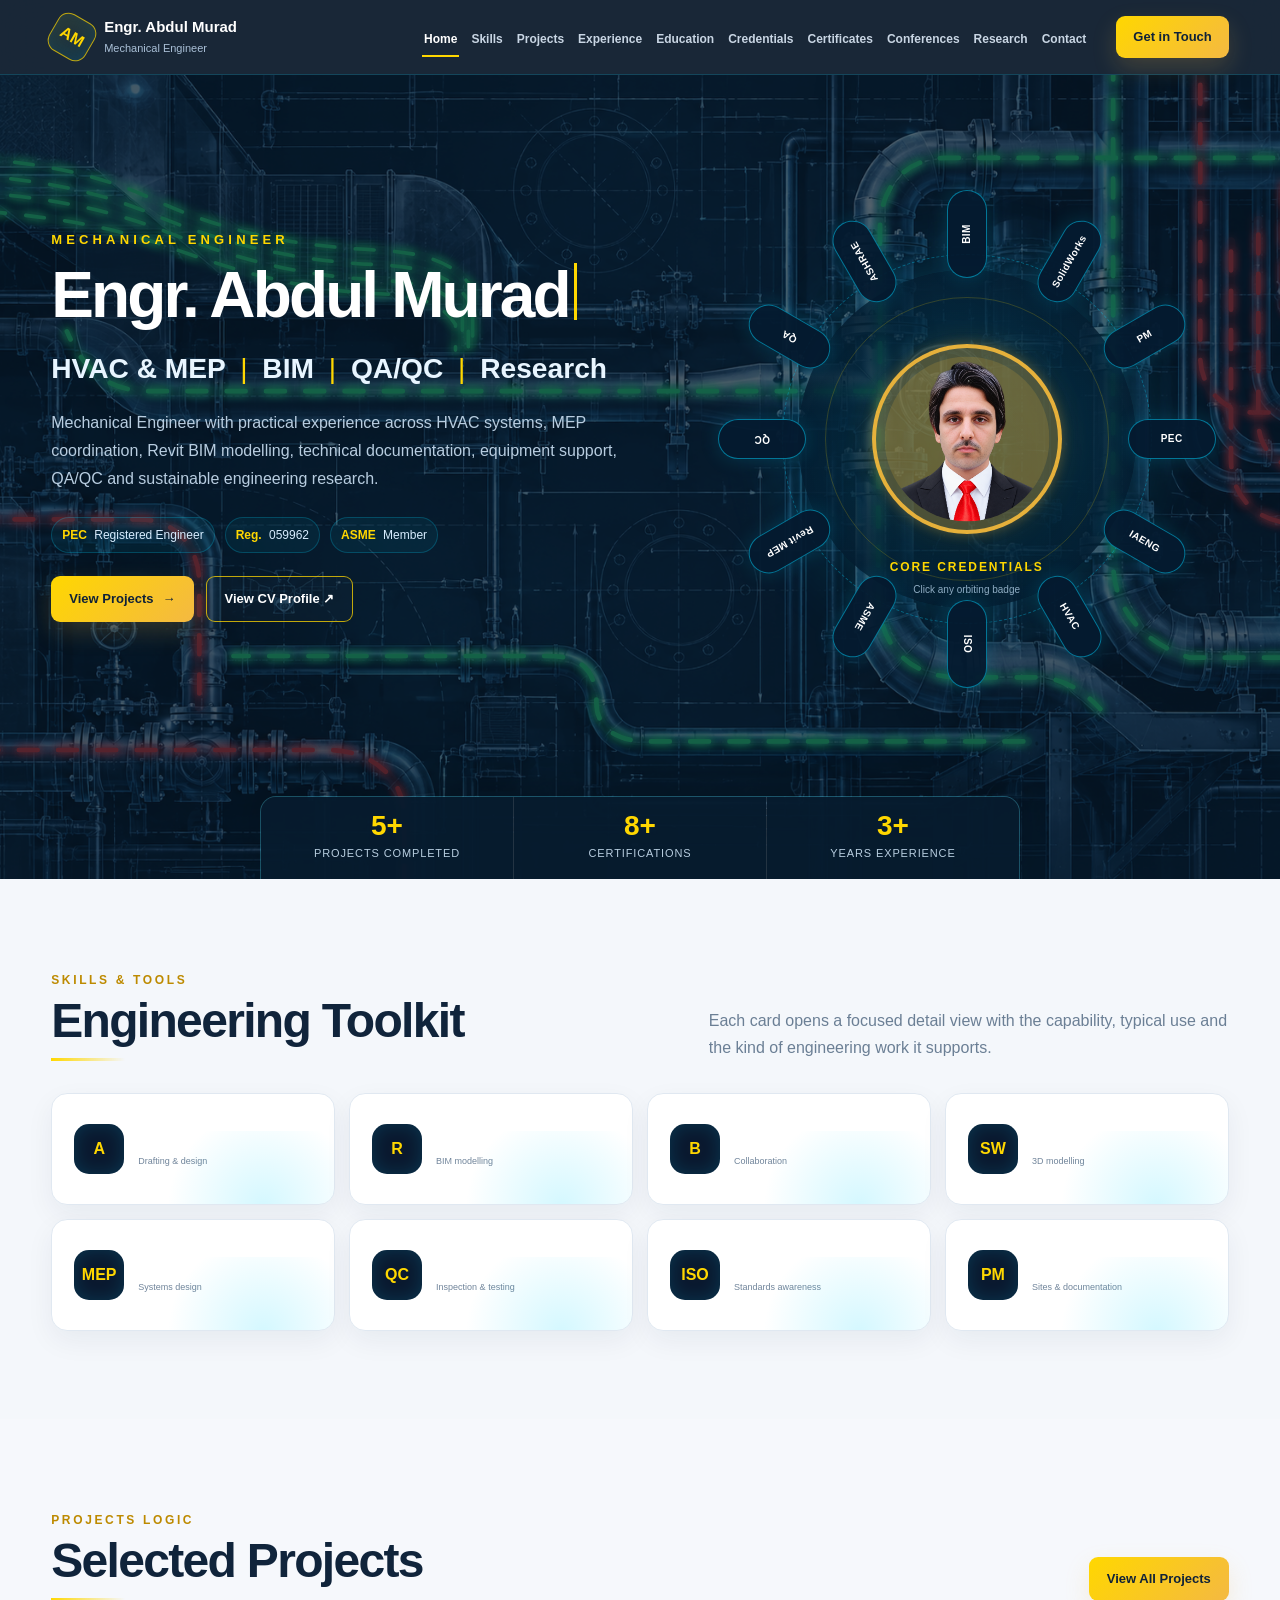
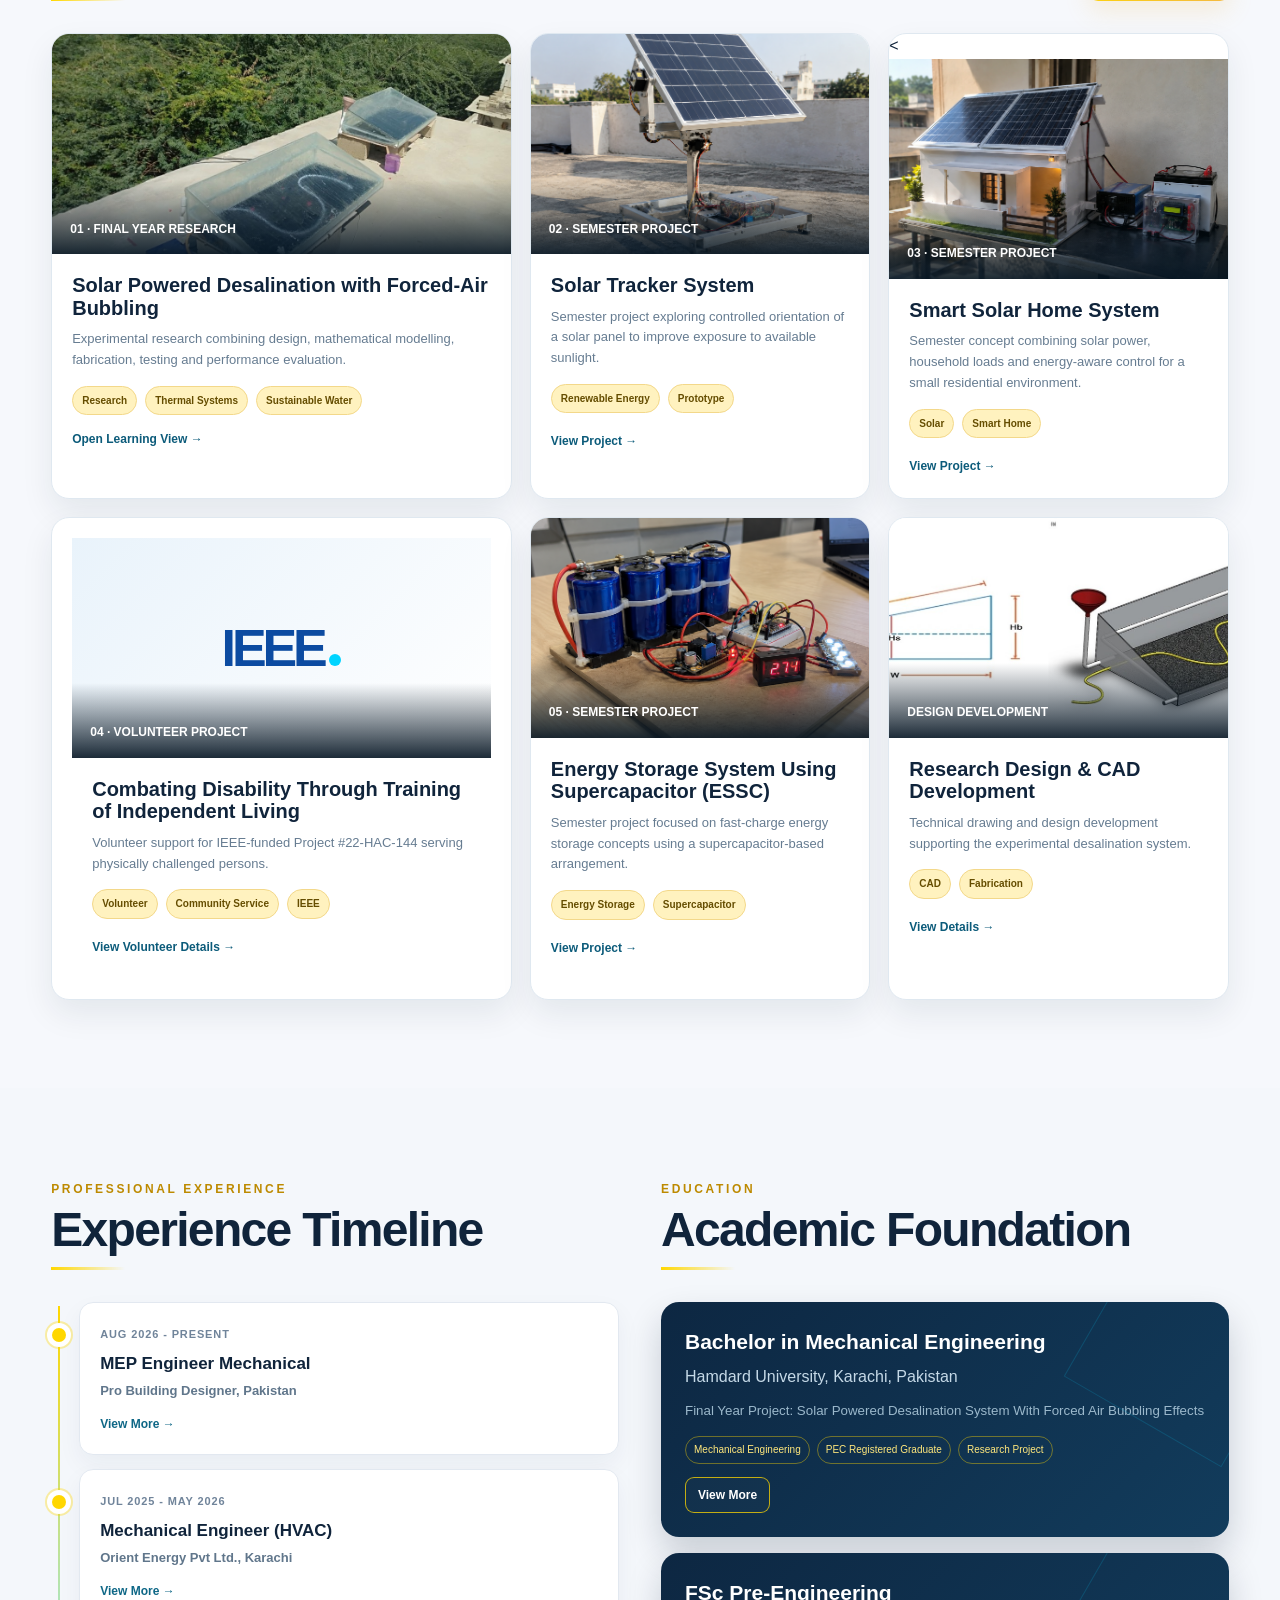
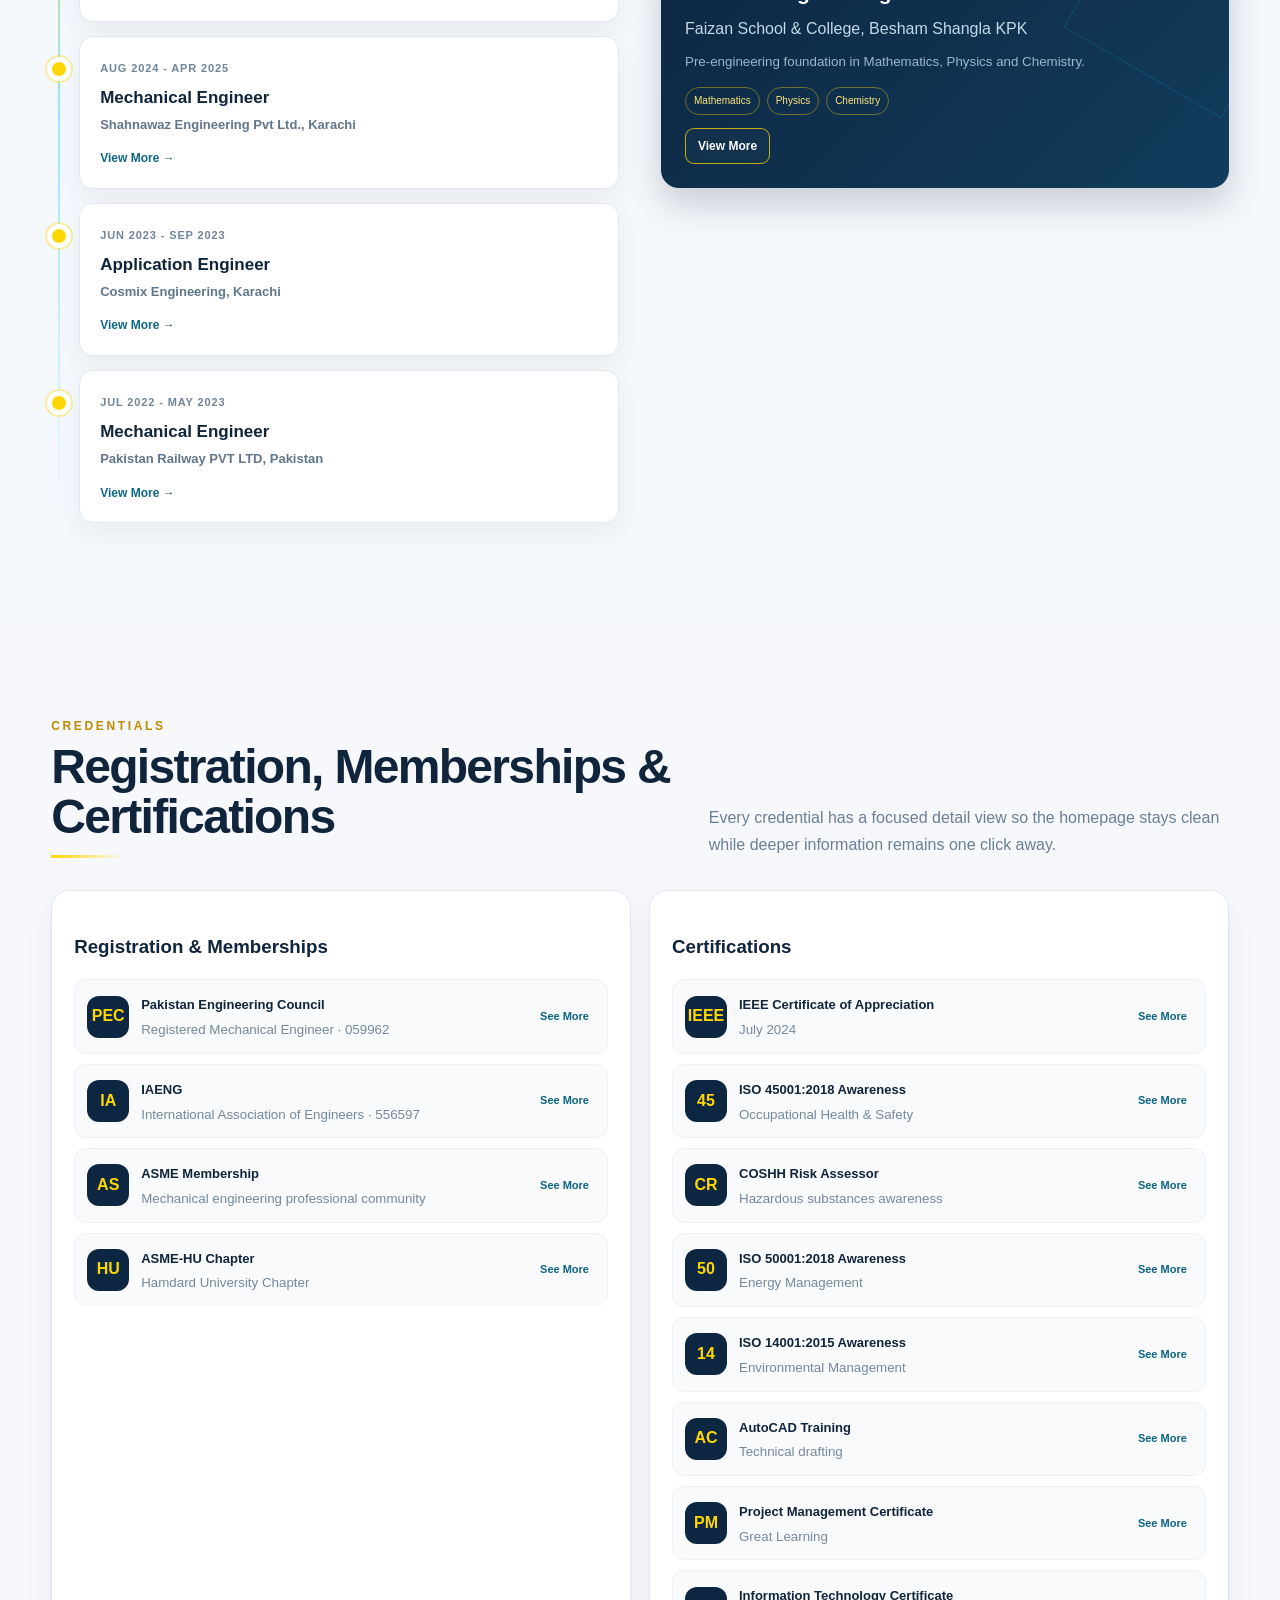
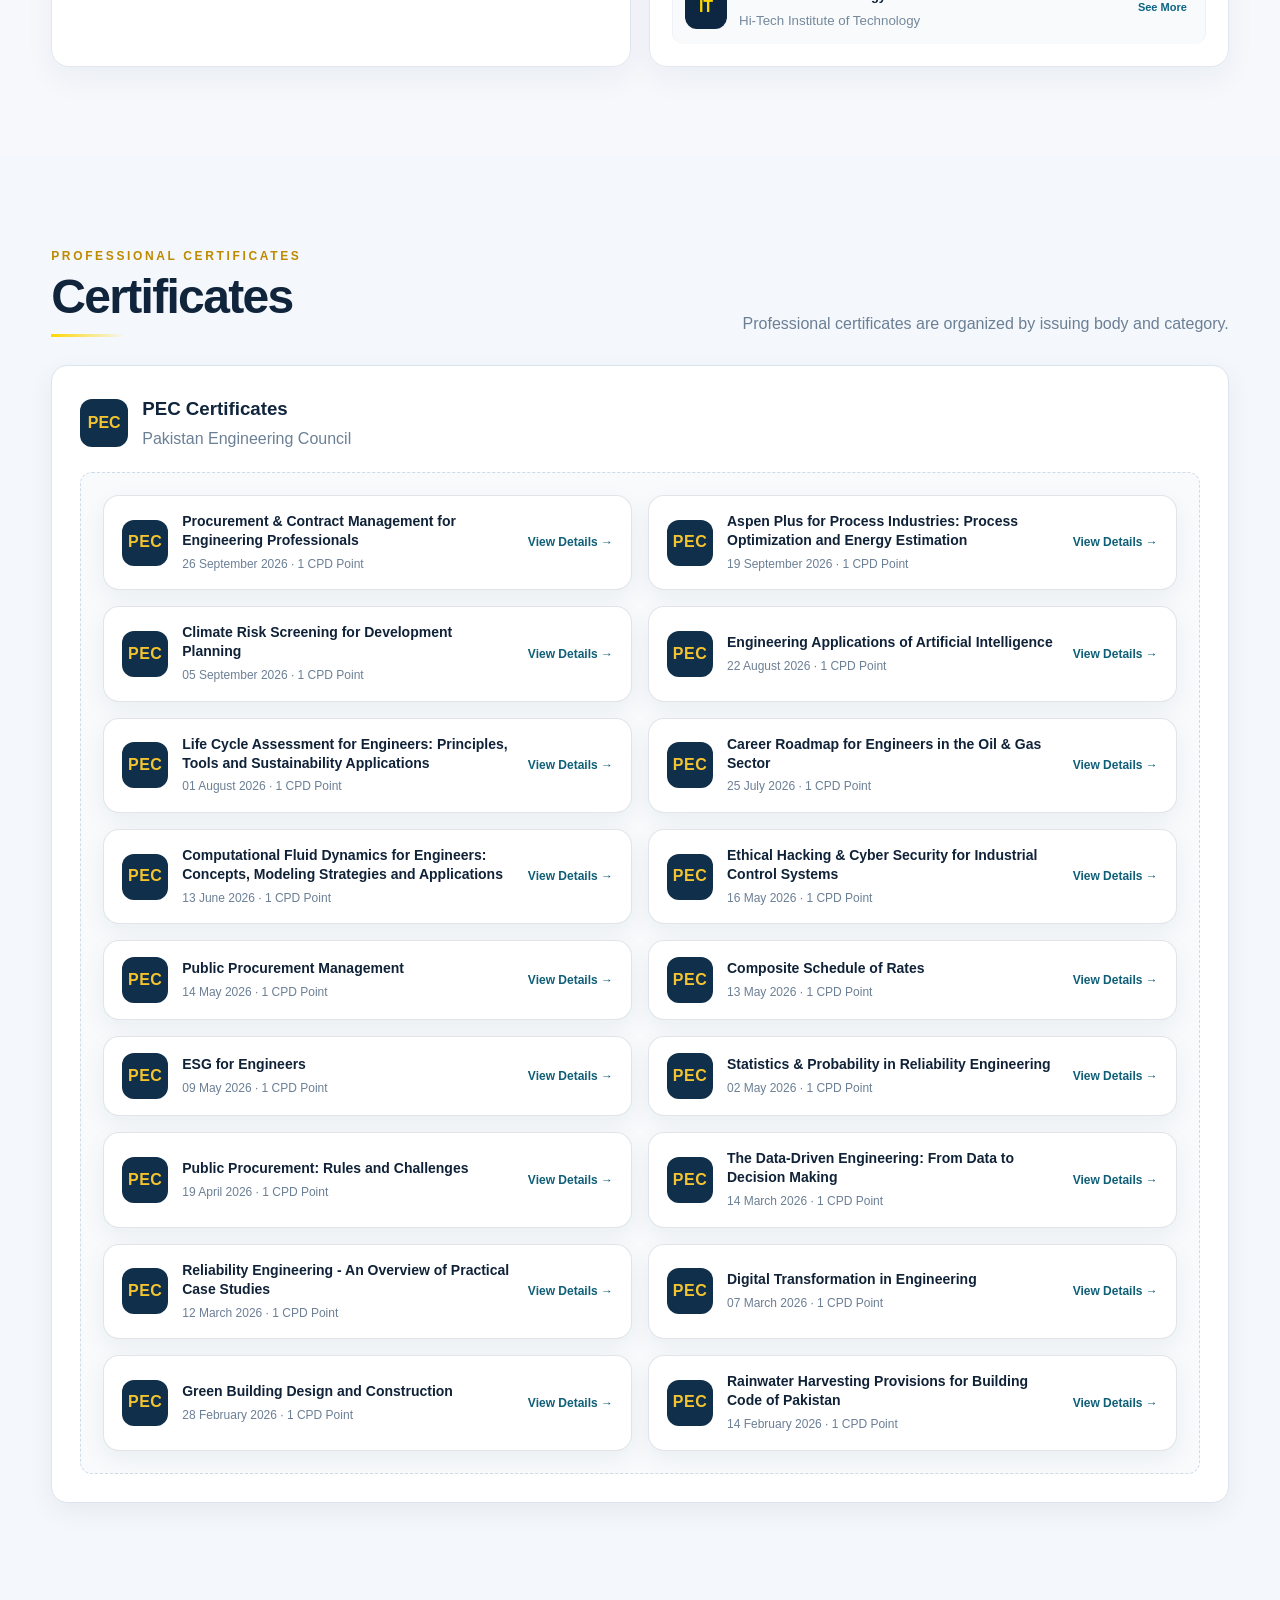
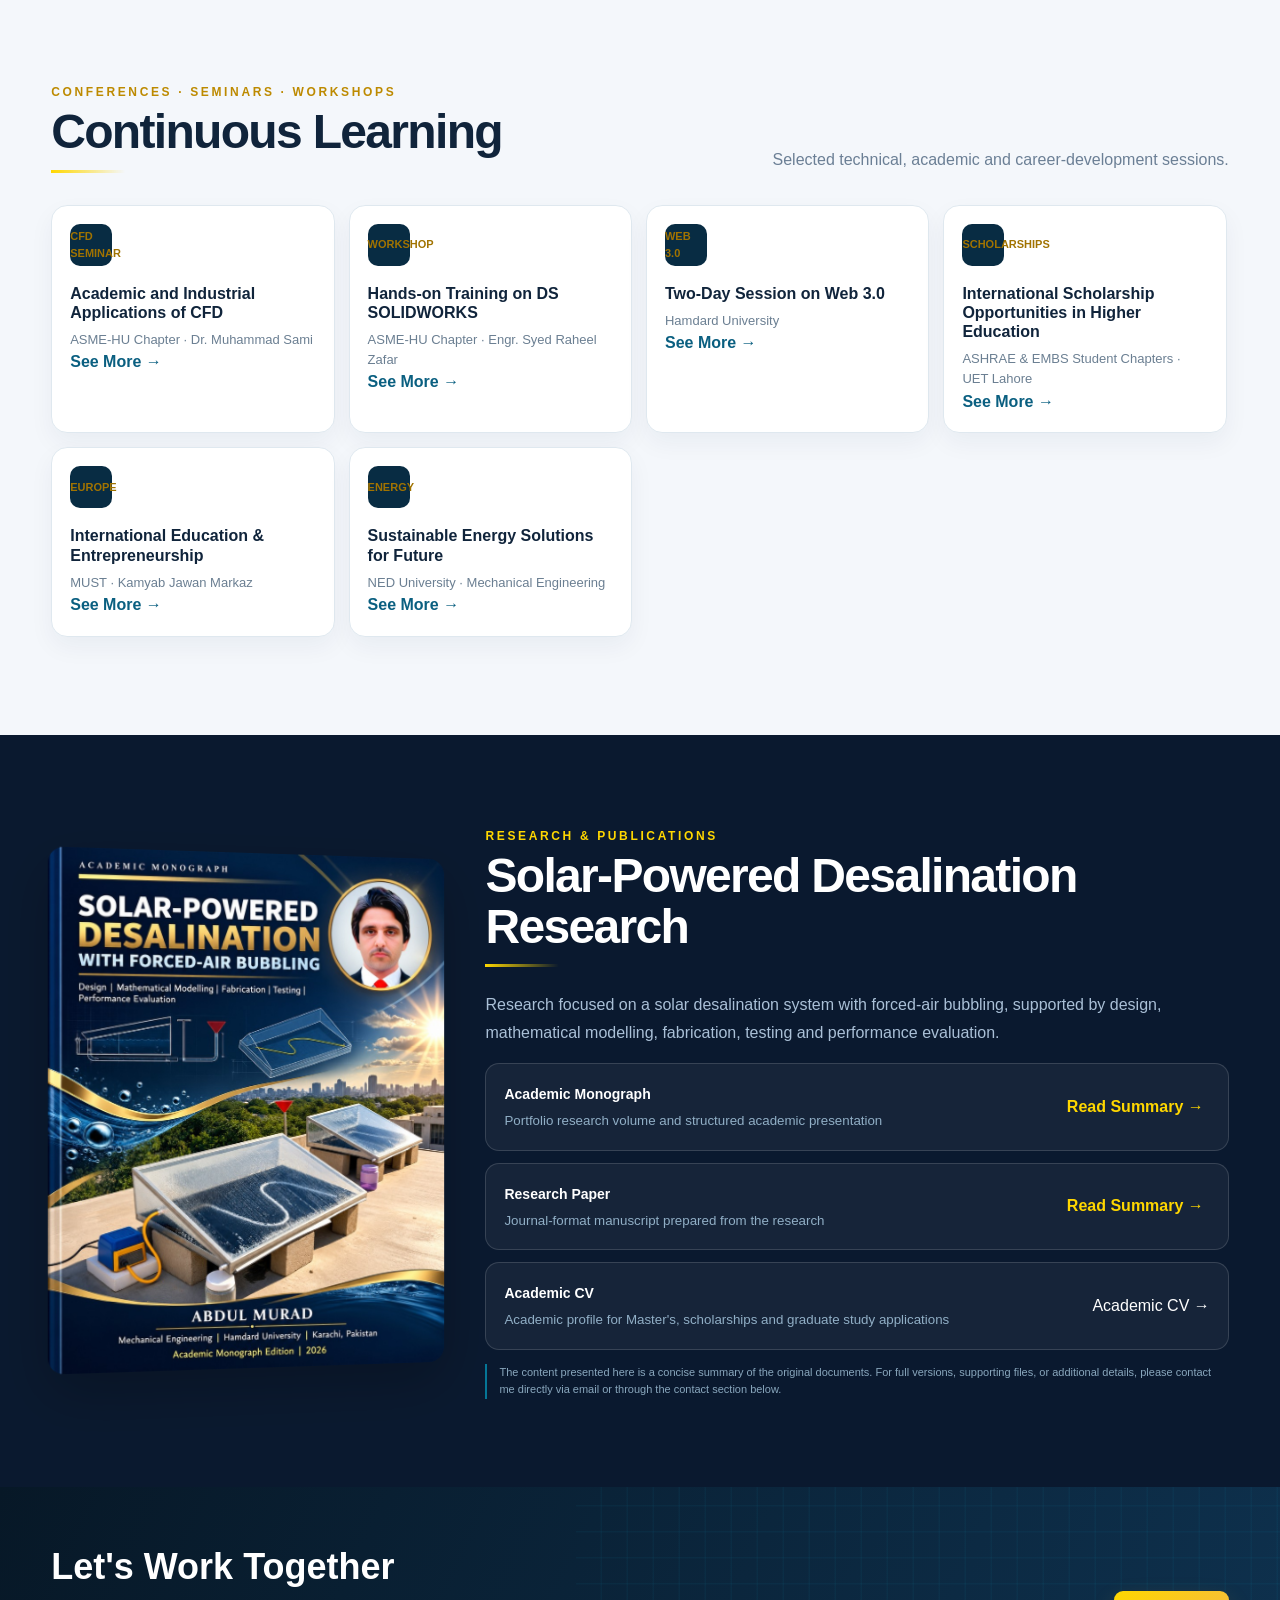
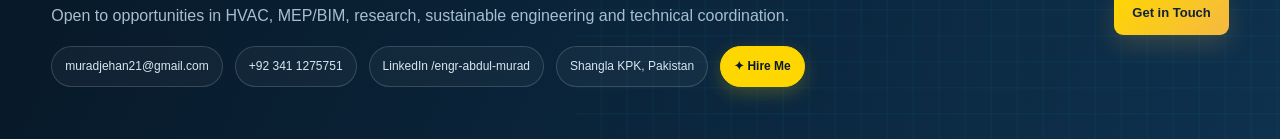
<file: index.html>
<!doctype html>
<html lang="en">
<head>
  <meta charset="utf-8">
  <meta name="viewport" content="width=device-width, initial-scale=1">
  <meta name="description" content="Engr. Abdul Murad - Mechanical Engineer portfolio focused on HVAC, MEP, BIM, QA/QC, research, standards and sustainable engineering.">
  <meta name="theme-color" content="#0a192f">
  <title>Engr. Abdul Murad | Mechanical Engineer</title>
  <link rel="icon" href="favicon.svg" type="image/svg+xml">
  <link rel="preconnect" href="https://unpkg.com">
  <link href="https://unpkg.com/aos@2.3.1/dist/aos.css" rel="stylesheet">
  <link rel="stylesheet" href="styles.css">
  <style>
    :root{
      --navy:#0a192f;
      --navy-2:#0e2743;
      --navy-3:#133653;
      --cyan:#00d4ff;
      --cyan-soft:#7cefff;
      --gold:#ffd700;
      --gold-2:#f4b942;
      --paper:#f4f7fb;
      --ink:#10243b;
      --muted:#6b7f95;
      --white:#fff;
      --line:rgba(255,255,255,.14);
      --shadow:0 20px 60px rgba(0,0,0,.22);
    }
    *{box-sizing:border-box}
    html{scroll-behavior:smooth}
    body{margin:0;font-family:Inter,Segoe UI,Arial,sans-serif;background:var(--paper);color:var(--ink);overflow-x:hidden}
    button,a{font:inherit}
    button{cursor:pointer}
    a{text-decoration:none;color:inherit}
    img{max-width:100%;display:block}
    .container{width:min(1180px,92vw);margin-inline:auto}
    .hidden{display:none!important}

    /* Header */
    .site-header{position:sticky;top:0;z-index:70;background:rgba(6,21,38,.92);backdrop-filter:blur(18px);border-bottom:1px solid rgba(0,212,255,.18)}
    .nav-wrap{height:72px;display:flex;align-items:center;gap:22px}
    .brand{display:flex;align-items:center;gap:11px;color:#fff;min-width:220px}
    .brand-mark{width:42px;height:42px;border:1px solid rgba(255,215,0,.7);border-radius:12px;display:grid;place-items:center;color:var(--gold);font-weight:900;background:linear-gradient(135deg,rgba(255,215,0,.08),rgba(0,212,255,.08));box-shadow:inset 0 0 18px rgba(0,212,255,.08)}
    .brand-text{display:grid;gap:2px}.brand-text strong{font-size:15px}.brand-text small{font-size:11px;color:#aac0d7}
    .main-nav{display:flex;align-items:center;margin-left:auto;gap:10px}
    .main-nav a{color:#c9d6e4;font-size:12px;padding:27px 2px 22px;position:relative;white-space:nowrap}
    .main-nav a::after{content:"";position:absolute;left:0;right:0;bottom:14px;height:2px;background:var(--gold);transform:scaleX(0);transform-origin:left;transition:.25s}
    .main-nav a:hover,.main-nav a.active{color:#fff}.main-nav a:hover::after,.main-nav a.active::after{transform:scaleX(1)}
    .nav-cta{margin-left:6px}
    .menu-toggle{display:none;background:none;border:0;width:40px;height:40px;gap:5px;flex-direction:column;justify-content:center}
    .menu-toggle span{height:2px;background:#fff;border-radius:2px;width:23px;margin-inline:auto}

    .btn{border:0;border-radius:9px;padding:12px 18px;font-weight:800;display:inline-flex;align-items:center;gap:9px;transition:.25s;position:relative;overflow:hidden}
    .btn::before{content:"";position:absolute;inset:0;background:linear-gradient(120deg,transparent 30%,rgba(255,255,255,.28),transparent 70%);transform:translateX(-120%);transition:.6s}
    .btn:hover::before{transform:translateX(120%)}
    .btn:hover{transform:translateY(-2px)}
    .btn-gold{background:linear-gradient(135deg,var(--gold),var(--gold-2));color:#102238;box-shadow:0 10px 24px rgba(244,185,66,.18)}
    .btn-outline{border:1px solid rgba(255,215,0,.75);background:rgba(255,255,255,.02);color:#fff}
    .btn-small{padding:8px 12px;font-size:12px}

    /* Hero */
    .hero{position:relative;min-height:720px;background:#0a192f;color:#fff;overflow:hidden;isolation:isolate}
    .hero::before{content:"";position:absolute;inset:0;background:radial-gradient(circle at 74% 42%,rgba(0,212,255,.11),transparent 32%),radial-gradient(circle at 15% 30%,rgba(255,215,0,.06),transparent 24%),linear-gradient(90deg,#071827 0%,#0a192f 52%,#0b2038 100%);z-index:-5}
    .hero-grid{min-height:720px;display:grid;grid-template-columns:1.08fr .92fr;gap:38px;align-items:center;padding:80px 0 72px;position:relative;z-index:4}
    .hero-copy{padding-right:20px}
    .eyebrow{font-size:13px;letter-spacing:.32em;color:var(--gold);font-weight:900;margin-bottom:13px}
    .hero h1{font-size:clamp(42px,5vw,72px);line-height:.98;margin:0 0 12px;letter-spacing:-.045em;min-height:72px}
    .type-cursor{display:inline-block;width:3px;height:.9em;background:var(--gold);margin-left:5px;vertical-align:-.06em;animation:blink .8s steps(1) infinite}
    @keyframes blink{50%{opacity:0}}
    .hero h2{font-size:clamp(19px,2.2vw,31px);margin:0 0 18px;color:#e8f5ff;font-weight:700}.hero h2 em{font-style:normal;color:var(--gold);padding:0 7px}
    .hero-copy>p{font-size:16px;line-height:1.75;color:#b8cde0;max-width:690px;margin:0 0 24px}
    .hero-actions{display:flex;gap:12px;flex-wrap:wrap;margin:23px 0 26px}
    .hero-badges{display:flex;gap:10px;flex-wrap:wrap}.hero-badges span{border:1px solid rgba(0,212,255,.22);background:rgba(0,212,255,.06);padding:8px 10px;border-radius:999px;color:#d7edff;font-size:12px}.hero-badges b{color:var(--gold);margin-right:4px}

    /* Blueprint background */
    .blueprint{position:absolute;inset:0 0 0 auto;width:68%;height:100%;z-index:-1;opacity:.22;filter:drop-shadow(0 0 6px rgba(0,212,255,.35));pointer-events:none}
    .blueprint .pipe{fill:none;stroke:var(--cyan);stroke-width:3.2;stroke-linecap:round;stroke-linejoin:round}
    .blueprint .thin{fill:none;stroke:var(--cyan);stroke-width:1.15}.blueprint .dim{fill:none;stroke:#6fe7ff;stroke-width:.7;stroke-dasharray:5 7}
    .blueprint .air{fill:none;stroke:#88f6ff;stroke-width:1.6;stroke-dasharray:8 12;animation:flow 7s linear infinite}
    @keyframes flow{to{stroke-dashoffset:-220}}

    /* Profile orbit */
    .hero-visual{
  position:relative;
  min-height:560px;
  display:grid;
  place-items:center;
}

.portrait-shell{
  position:relative;
  width:min(370px,78vw);
  aspect-ratio:1;
  border-radius:50%;
  display:grid;
  place-items:center;
  z-index:5;
}

.portrait-shell::before{
  content:"";
  position:absolute;
  inset:16px;
  border-radius:50%;
  background:radial-gradient(circle,rgba(0,212,255,.16),rgba(5,33,53,.88) 70%);
  box-shadow:0 0 80px rgba(0,212,255,.18);
}

.portrait-frame{
  position:relative;
  width:190px;
  height:190px;
  border-radius:50%;
  overflow:hidden;
  border:3px solid var(--gold);
  box-shadow:0 0 0 8px rgba(255,215,0,.08),0 0 34px rgba(255,215,0,.45);
  z-index:4;
  background:#fff;
}

 .portrait-frame img{
  width:100%;
  height:100%;
  object-fit:contain;
  object-position:center 58%;
  background:#fff;
  transform:scale(.80) translateY(8px);
  transform-origin:center center;
}

.orbit-ring{
  position:absolute;
  inset:0;
  border:1px dashed rgba(0,212,255,.34);
  border-radius:50%;
  animation:spin 20s linear infinite;
}

.orbit-ring::before{
  content:"";
  position:absolute;
  inset:42px;
  border:1px solid rgba(255,215,0,.18);
  border-radius:50%;
}

@keyframes spin{
  to{transform:rotate(360deg)}
}

@keyframes counterSpin{
  to{transform:rotate(-360deg)}
}

.orbit-badge{
  position:absolute;
  left:50%;
  top:50%;
  width:88px;
  margin:-20px 0 0 -44px;
  transform:rotate(var(--a)) translateX(205px);
  transform-origin:center;
  z-index:8;
}

.orbit-badge button{
  width:88px;
  min-height:40px;
  border-radius:999px;
  border:1px solid rgba(0,212,255,.5);
  background:rgba(5,27,48,.94);
  color:#fff;
  font-size:10px;
  font-weight:900;
  letter-spacing:.04em;
  box-shadow:0 0 20px rgba(0,212,255,.16);
  animation:counterSpin 20s linear infinite;
  transition:.22s;
}

.orbit-badge button:hover{
  background:var(--gold);
  color:#0a192f;
  box-shadow:0 0 26px rgba(255,215,0,.45);
  transform:scale(1.08);
}

.orbit-system:hover .orbit-ring,
.orbit-system:hover .orbit-badge button{
  animation-play-state:paused;
}

.orbit-core-label{
  position:absolute;
  bottom:23px;
  text-align:center;
  z-index:6;
  color:#d9edf9;
}

.orbit-core-label strong{
  display:block;
  color:var(--gold);
  font-size:12px;
  letter-spacing:.16em;
}

.orbit-core-label small{
  font-size:10px;
  color:#8facc3;
}
    
    .hero-stats{position:absolute;bottom:-1px;left:50%;transform:translateX(-50%);display:grid;grid-template-columns:repeat(3,1fr);gap:1px;width:min(760px,92vw);background:rgba(255,255,255,.12);border:1px solid rgba(0,212,255,.2);border-bottom:0;border-radius:16px 16px 0 0;overflow:hidden;z-index:7;box-shadow:0 -12px 40px rgba(0,0,0,.18)}
    .stat{background:rgba(5,26,45,.95);padding:15px 20px;text-align:center}.stat strong{display:block;color:var(--gold);font-size:28px;line-height:1}.stat span{font-size:11px;color:#b8cee0;letter-spacing:.08em;text-transform:uppercase}

    /* Sections */
    .section{padding:88px 0}.section-light{background:#f6f8fc}.section-dark{background:var(--navy);color:#fff}
    .section-heading{display:flex;align-items:end;justify-content:space-between;gap:30px;margin-bottom:32px}.section-heading h2{margin:4px 0 0;font-size:clamp(30px,4vw,48px);letter-spacing:-.035em}.section-heading p{max-width:520px;color:var(--muted);line-height:1.7;margin:0}.section-dark .section-heading p{color:#aac0d7}
    .section-kicker{color:#bd8a00;font-weight:900;font-size:12px;letter-spacing:.22em}.section-dark .section-kicker{color:var(--gold)}
    .accent-line{height:3px;width:74px;background:linear-gradient(90deg,var(--gold),transparent);margin-top:12px}

    /* Tool cards */
    .tool-grid{display:grid;grid-template-columns:repeat(4,1fr);gap:14px}
    .tool-card{background:#fff;border:1px solid #e0e8f1;border-radius:16px;padding:22px;display:grid;grid-template-columns:50px 1fr;gap:14px;align-items:center;box-shadow:0 10px 28px rgba(12,37,62,.06);transition:.25s;position:relative;overflow:hidden;text-align:left}
    .tool-card::after{content:"";position:absolute;inset:auto -20% -70% 30%;height:150px;background:radial-gradient(circle,rgba(0,212,255,.17),transparent 65%);transition:.3s}
    .tool-card:hover{transform:translateY(-6px);border-color:rgba(0,212,255,.45);box-shadow:0 18px 34px rgba(12,37,62,.13)}.tool-card:hover::after{transform:translateY(-24px)}
    .tool-card .icon{width:50px;height:50px;border-radius:15px;display:grid;place-items:center;background:var(--navy);color:var(--gold);font-weight:900;box-shadow:inset 0 0 18px rgba(0,212,255,.16)}
    .tool-card strong{display:block;font-size:14px}.tool-card small{display:block;color:#70849a;margin-top:4px}

    /* Projects */
    .project-grid{display:grid;grid-template-columns:1.15fr .85fr .85fr;gap:18px}
    .project-card{background:#fff;border-radius:18px;overflow:hidden;border:1px solid #dfe8f0;box-shadow:0 14px 32px rgba(9,35,57,.08);transition:.25s;position:relative}.project-card:hover{transform:translateY(-5px);box-shadow:0 20px 40px rgba(9,35,57,.14)}
    .project-image{height:220px;position:relative;overflow:hidden;background:#0d2742}.project-image img{width:100%;height:100%;object-fit:cover;transition:.45s}.project-card:hover .project-image img{transform:scale(1.04)}
    .project-overlay{position:absolute;inset:auto 0 0;padding:40px 18px 16px;background:linear-gradient(transparent,rgba(4,20,34,.9));color:#fff;font-size:12px;font-weight:800}
    .project-body{padding:20px}.project-body h3{margin:0 0 10px;font-size:20px}.project-body p{margin:0 0 15px;color:#667c91;line-height:1.6}.tags{display:flex;flex-wrap:wrap;gap:8px;margin-bottom:15px}.tags span{font-size:10px;font-weight:800;padding:6px 9px;border-radius:999px;background:#fff2bf;color:#654d00}
    .project-actions{display:flex;gap:8px;flex-wrap:wrap}.link-btn{border:0;background:none;color:#0c5b7a;font-weight:900;font-size:12px;padding:0}.link-btn:hover{color:#bd8a00}
    .semester-art{height:150px;background:linear-gradient(145deg,#0c2741,#164e6e);display:grid;place-items:center;overflow:hidden}.semester-art svg{width:94%;height:94%}
    .volunteer-card .project-image{background:linear-gradient(135deg,#e9f3fb,#fff);display:grid;place-items:center}.ieee-mark{font-size:52px;font-weight:900;color:#0c4ba1;letter-spacing:-.08em}.pulse-dot{width:12px;height:12px;border-radius:50%;background:#00d4ff;display:inline-block;margin-left:6px;box-shadow:0 0 0 0 rgba(0,212,255,.5);animation:pulse 1.8s infinite}@keyframes pulse{70%{box-shadow:0 0 0 13px rgba(0,212,255,0)}}

    /* Experience / Education */
    .split{display:grid;grid-template-columns:1fr 1fr;gap:42px}.timeline{position:relative;padding-left:28px}.timeline::before{content:"";position:absolute;left:7px;top:4px;bottom:4px;width:2px;background:linear-gradient(var(--gold),rgba(0,212,255,.4),transparent)}
    .timeline-item{position:relative;background:#fff;border:1px solid #e2e8f0;border-radius:14px;padding:18px 18px 18px 20px;margin-bottom:14px;box-shadow:0 10px 25px rgba(10,40,70,.05)}.timeline-item::before{content:"";position:absolute;left:-28px;top:25px;width:14px;height:14px;border-radius:50%;background:var(--gold);box-shadow:0 0 0 5px #fff,0 0 0 7px rgba(255,215,0,.35)}
    .timeline-item time{font-size:11px;color:#70849a}.timeline-item h3{margin:5px 0 4px;font-size:17px}.timeline-item p{margin:0 0 10px;color:#60768b;font-size:13px}.view-more{border:0;background:transparent;color:#0e6786;font-weight:900;font-size:12px;padding:0}
    .edu-card{background:linear-gradient(135deg,#0d2742,#123c5c);color:#fff;border-radius:18px;padding:24px;margin-bottom:16px;position:relative;overflow:hidden;box-shadow:0 16px 34px rgba(4,24,43,.18)}.edu-card::after{content:"";position:absolute;width:180px;height:180px;border:1px solid rgba(0,212,255,.16);right:-50px;top:-50px;transform:rotate(30deg)}.edu-card h3{margin:0 0 7px;font-size:21px}.edu-card p{margin:0 0 8px;color:#c5d9e7}.edu-card small{color:#9bb8cb;line-height:1.5}.edu-meta{display:flex;flex-wrap:wrap;gap:7px;margin:13px 0}.edu-meta span{font-size:10px;padding:5px 8px;border-radius:999px;border:1px solid rgba(255,215,0,.4);color:#ffe77c}

    /* Credentials */
    .credential-grid{display:grid;grid-template-columns:repeat(2,1fr);gap:18px}.credential-panel{background:#fff;border:1px solid #e0e7ef;border-radius:18px;padding:22px;box-shadow:0 12px 30px rgba(10,40,70,.05)}.credential-list{display:grid;gap:10px;margin-top:14px}.credential-item{display:grid;grid-template-columns:42px 1fr auto;gap:12px;align-items:center;padding:12px;border-radius:12px;background:#f8fafc;border:1px solid #edf1f5;transition:.2s}.credential-item:hover{transform:translateX(4px);background:#fffdf5}.credential-icon{width:42px;height:42px;border-radius:12px;background:#0d2742;color:var(--gold);display:grid;place-items:center;font-weight:900}.credential-item strong{font-size:13px}.credential-item small{display:block;color:#75899c;margin-top:3px}.credential-item button{border:0;background:none;color:#0b6484;font-size:11px;font-weight:900}

    /* Conferences */
    .conference-strip{display:grid;grid-auto-flow:column;grid-auto-columns:minmax(260px,1fr);gap:14px;overflow-x:auto;scroll-snap-type:x mandatory;padding-bottom:10px}.conference-strip::-webkit-scrollbar{height:7px}.conference-strip::-webkit-scrollbar-thumb{background:#b8c8d6;border-radius:9px}.conference-card{scroll-snap-align:start;background:#fff;border:1px solid #dfe8ef;border-radius:16px;padding:18px;min-height:180px;box-shadow:0 10px 24px rgba(10,40,70,.05)}.conference-card .year{font-size:11px;color:#a17300;font-weight:900}.conference-card h3{font-size:16px;margin:8px 0}.conference-card p{color:#6b7f92;font-size:13px;line-height:1.55}.conference-card button{border:0;background:none;color:#0a5f80;font-weight:900;padding:0}

    /* Research */
    .research-grid{display:grid;grid-template-columns:.7fr 1.3fr;gap:34px;align-items:center}.book-cover{border-radius:16px;overflow:hidden;box-shadow:0 20px 55px rgba(0,0,0,.24);transform:perspective(1100px) rotateY(8deg);transition:.4s}.book-cover:hover{transform:perspective(1100px) rotateY(0)}
    .research-card{border:1px solid rgba(255,255,255,.14);background:rgba(255,255,255,.05);border-radius:14px;padding:18px;margin-bottom:12px;display:flex;align-items:center;justify-content:space-between;gap:12px}.research-card strong{font-size:14px}.research-card small{display:block;color:#91afc6;margin-top:4px}.research-card button{border:0;background:transparent;color:var(--gold);font-weight:900}
    .privacy-note{margin-top:14px;font-size:11px;color:#89a7bd;line-height:1.6;border-left:2px solid rgba(0,212,255,.5);padding-left:12px}

    /* Contact */
    .contact-band{background:linear-gradient(115deg,#071827,#0e314e);color:#fff;padding:52px 0;position:relative;overflow:hidden}.contact-band::after{content:"";position:absolute;inset:auto 0 0 45%;height:100%;background:repeating-linear-gradient(0deg,transparent 0 24px,rgba(0,212,255,.04) 25px 26px),repeating-linear-gradient(90deg,transparent 0 24px,rgba(0,212,255,.04) 25px 26px)}
    .contact-grid{display:grid;grid-template-columns:1fr auto;gap:28px;align-items:center;position:relative;z-index:2}.contact-grid h2{font-size:36px;margin:0 0 9px}.contact-grid p{color:#a8bed0;margin:0 0 18px}.contact-links{display:flex;gap:12px;flex-wrap:wrap}.contact-pill{border:1px solid rgba(255,255,255,.16);border-radius:999px;padding:10px 13px;font-size:12px;color:#d7e7f2;background:rgba(255,255,255,.04)}

    /* Modal */
    .modal{position:fixed;inset:0;z-index:100;display:none;place-items:center;padding:22px}.modal.open{display:grid}.modal-overlay{position:absolute;inset:0;background:rgba(1,8,16,.82);backdrop-filter:blur(12px);animation:fadeIn .25s ease both}.modal-panel{position:relative;z-index:2;width:min(860px,94vw);max-height:88vh;overflow:auto;background:#fff;border-radius:22px;box-shadow:0 30px 80px rgba(0,0,0,.45);border:1px solid rgba(255,215,0,.2);transform-origin:top center;animation:unfold .72s ease-out both}.modal-panel.full{width:min(1080px,96vw)}
    @keyframes fadeIn{from{opacity:0}to{opacity:1}}
    @keyframes unfold{0%{transform:scaleY(0) rotateX(-90deg) scale(.5);opacity:0;filter:blur(10px)}55%{transform:scaleY(1.04) rotateX(4deg) scale(1.03);opacity:1;filter:blur(0)}100%{transform:scaleY(1) rotateX(0) scale(1);opacity:1;filter:blur(0)}}
    .modal-head{position:sticky;top:0;background:linear-gradient(135deg,#0b2037,#0f3a59);color:#fff;padding:20px 24px;display:flex;justify-content:space-between;align-items:center;border-bottom:1px solid rgba(0,212,255,.2);z-index:4}.modal-head small{display:block;color:#9fc0d8;margin-top:4px}.modal-close{width:38px;height:38px;border-radius:50%;border:1px solid rgba(255,255,255,.2);background:rgba(255,255,255,.08);color:#fff;font-size:20px}.modal-body{padding:25px}.detail-list{display:grid;gap:10px;padding:0;margin:0;list-style:none}.detail-list li{position:relative;padding:11px 12px 11px 34px;background:#f6f9fc;border-radius:11px;color:#334a5f;line-height:1.55}.detail-list li::before{content:"";position:absolute;left:14px;top:17px;width:8px;height:8px;border-radius:50%;background:var(--gold);box-shadow:0 0 0 3px rgba(255,215,0,.17)}
    .modal-note{background:#eef7fb;border-left:3px solid var(--cyan);padding:12px 14px;border-radius:8px;color:#3c5870;font-size:12px;margin-top:16px;line-height:1.6}
    .project-index{display:grid;grid-template-columns:repeat(2,1fr);gap:12px}.project-index button{display:flex;gap:14px;align-items:center;text-align:left;border:1px solid #dfe7ee;background:#fff;border-radius:14px;padding:16px;transition:.2s}.project-index button:hover{transform:translateY(-3px);border-color:#f1bd35;box-shadow:0 12px 25px rgba(13,46,70,.08)}.project-num{width:38px;height:38px;border-radius:50%;display:grid;place-items:center;background:#0d2742;color:var(--gold);font-weight:900;flex:0 0 auto}.project-index strong{display:block}.project-index small{color:#71879a}

    .toast{position:fixed;right:20px;bottom:20px;z-index:140;background:#0b2037;color:#fff;padding:12px 16px;border-radius:12px;box-shadow:0 18px 45px rgba(0,0,0,.3);opacity:0;transform:translateY(10px);pointer-events:none;transition:.25s}.toast.show{opacity:1;transform:none}

    @media (max-width:1050px){
      .main-nav{display:none;position:absolute;left:0;right:0;top:72px;background:#071827;padding:14px 4vw 20px;grid-template-columns:repeat(2,1fr);border-bottom:1px solid rgba(0,212,255,.16)}.main-nav.open{display:grid}.main-nav a{padding:11px}.main-nav a::after{display:none}.menu-toggle{display:flex;margin-left:auto}.nav-cta{display:none}
      .hero-grid{grid-template-columns:1fr;min-height:auto;padding-top:64px;padding-bottom:120px}.hero-copy{padding-right:0}.hero-visual{min-height:530px}.blueprint{width:100%;opacity:.12}.project-grid{grid-template-columns:1fr 1fr}.project-card:first-child{grid-column:1/-1}.split,.research-grid{grid-template-columns:1fr}.credential-grid{grid-template-columns:1fr}.tool-grid{grid-template-columns:repeat(2,1fr)}
    }
    @media (max-width:680px){
      .hero{min-height:auto}.hero-grid{padding-top:48px}.hero h1{font-size:44px;min-height:50px}.hero h2{font-size:20px}.hero-visual{min-height:440px}.portrait-shell{width:310px}.portrait-frame{width:150px;height:150px}.orbit-badge{width:74px;margin-left:-37px;transform:rotate(var(--a)) translateX(150px)}.orbit-badge button{width:74px;min-height:36px;font-size:9px}.hero-stats{grid-template-columns:1fr 1fr 1fr}.stat{padding:12px 8px}.stat strong{font-size:23px}.stat span{font-size:9px}
      .section{padding:64px 0}.section-heading{display:block}.section-heading p{margin-top:14px}.tool-grid,.project-grid{grid-template-columns:1fr}.project-card:first-child{grid-column:auto}.contact-grid{grid-template-columns:1fr}.project-index{grid-template-columns:1fr}.credential-item{grid-template-columns:42px 1fr}.credential-item button{grid-column:2}.conference-strip{grid-auto-columns:86%}
      .brand-text small{display:none}.brand{min-width:0}.nav-wrap{gap:10px}.main-nav{grid-template-columns:1fr}
    }
  </style>
</head>
<body>
  <header class="site-header">
    <div class="container nav-wrap">
      <a class="brand" href="#home">
        <span class="brand-mark">AM</span>
        <span class="brand-text"><strong>Engr. Abdul Murad</strong><small>Mechanical Engineer</small></span>
      </a>
      <button class="menu-toggle" id="menuToggle" aria-label="Toggle navigation"><span></span><span></span><span></span></button>
      <nav class="main-nav" id="mainNav">
        <a href="#home" class="active">Home</a><a href="#skills">Skills</a><a href="#projects">Projects</a><a href="#experience">Experience</a><a href="#education">Education</a><a href="#credentials">Credentials</a><a href="#certificates">Certificates</a><a href="#conferences">Conferences</a><a href="#research">Research</a><a href="#contact">Contact</a>
      </nav>
      <a class="btn btn-gold nav-cta" href="#contact">Get in Touch</a>
    </div>
  </header>

  <main>
    <section class="hero" id="home" style="position:relative;overflow:hidden;background:#071827;">
 <img src="assets/img/mep-blueprint-animated-final.svg" alt="" style="position:absolute;inset:0;width:100%;height:100%;object-fit:cover;object-position:center;opacity:.32;z-index:0;pointer-events:none;">

  

      <div class="container hero-grid" style="position:relative;z-index:2;">
        <div class="hero-copy" data-aos="fade-right" data-aos-duration="900">
          <div class="eyebrow">MECHANICAL ENGINEER</div>
          <h1><span id="typeName"></span><span class="type-cursor"></span></h1>
          <h2>HVAC &amp; MEP <em>|</em> BIM <em>|</em> QA/QC <em>|</em> Research</h2>
          <p>Mechanical Engineer with practical experience across HVAC systems, MEP coordination, Revit BIM modelling, technical documentation, equipment support, QA/QC and sustainable engineering research.</p>
          <div class="hero-badges"><span><b>PEC</b> Registered Engineer</span><span><b>Reg.</b> 059962</span><span><b>ASME</b> Member</span></div>
          <div class="hero-actions">
            <button class="btn btn-gold" onclick="openProjectIndex()">View Projects <span>→</span></button>
            <a class="btn btn-outline" href="assets/docs/abdul-murad-cv.pdf" target="_blank">View CV Profile ↗</a>
          </div>
        </div>

        <div class="hero-visual" data-aos="zoom-in" data-aos-duration="1100">
          <div class="portrait-shell orbit-system">
            <div class="orbit-ring"></div>
            <div class="portrait-frame"><img src="assets/img/portrait.png" alt="Engr. Abdul Murad"></div>
            <div class="orbit-core-label"><strong>CORE CREDENTIALS</strong><small>Click any orbiting badge</small></div>
            <div class="orbit-badge" style="--a:0deg"><button onclick="openDetail('pec')">PEC</button></div>
            <div class="orbit-badge" style="--a:30deg"><button onclick="openDetail('iaeng')">IAENG</button></div>
            <div class="orbit-badge" style="--a:60deg"><button onclick="openDetail('hvac')">HVAC</button></div>
            <div class="orbit-badge" style="--a:90deg"><button onclick="openDetail('iso')">ISO</button></div>
            <div class="orbit-badge" style="--a:120deg"><button onclick="openDetail('asme')">ASME</button></div>
            <div class="orbit-badge" style="--a:150deg"><button onclick="openDetail('revit')">Revit MEP</button></div>
            <div class="orbit-badge" style="--a:180deg"><button onclick="openDetail('qc')">QC</button></div>
            <div class="orbit-badge" style="--a:210deg"><button onclick="openDetail('qa')">QA</button></div>
            <div class="orbit-badge" style="--a:240deg"><button onclick="openDetail('ashrae')">ASHRAE</button></div>
            <div class="orbit-badge" style="--a:270deg"><button onclick="openDetail('bim')">BIM</button></div>
            <div class="orbit-badge" style="--a:300deg"><button onclick="openDetail('solidworks')">SolidWorks</button></div>
            <div class="orbit-badge" style="--a:330deg"><button onclick="openDetail('pm')">PM</button></div>
          </div>
        </div>
      </div>

      <div class="hero-stats">
        <div class="stat"><strong data-count="5">0</strong><span>Projects Completed</span></div>
        <div class="stat"><strong data-count="8">0</strong><span>Certifications</span></div>
        <div class="stat"><strong data-count="3">0</strong><span>Years Experience</span></div>
      </div>
    </section>

    <section class="section" id="skills">
      <div class="container">
        <div class="section-heading" data-aos="fade-up">
          <div><span class="section-kicker">SKILLS & TOOLS</span><h2>Engineering Toolkit</h2><div class="accent-line"></div></div>
          <p>Each card opens a focused detail view with the capability, typical use and the kind of engineering work it supports.</p>
        </div>
        <div class="tool-grid">
          <button class="tool-card" data-aos="fade-up" onclick="openDetail('autocad')"><span class="icon">A</span><span><strong>AutoCAD MEP</strong><small>Drafting & design</small></span></button>
          <button class="tool-card" data-aos="fade-up" data-aos-delay="60" onclick="openDetail('revit')"><span class="icon">R</span><span><strong>Revit MEP</strong><small>BIM modelling</small></span></button>
          <button class="tool-card" data-aos="fade-up" data-aos-delay="120" onclick="openDetail('bim360')"><span class="icon">B</span><span><strong>BIM 360</strong><small>Collaboration</small></span></button>
          <button class="tool-card" data-aos="fade-up" data-aos-delay="180" onclick="openDetail('solidworks')"><span class="icon">SW</span><span><strong>SolidWorks</strong><small>3D modelling</small></span></button>
          <button class="tool-card" data-aos="fade-up" onclick="openDetail('hvac')"><span class="icon">MEP</span><span><strong>HVAC / MEP</strong><small>Systems design</small></span></button>
          <button class="tool-card" data-aos="fade-up" data-aos-delay="60" onclick="openDetail('qc')"><span class="icon">QC</span><span><strong>Quality Control</strong><small>Inspection & testing</small></span></button>
          <button class="tool-card" data-aos="fade-up" data-aos-delay="120" onclick="openDetail('iso')"><span class="icon">ISO</span><span><strong>ISO / ASME</strong><small>Standards awareness</small></span></button>
          <button class="tool-card" data-aos="fade-up" data-aos-delay="180" onclick="openDetail('pm')"><span class="icon">PM</span><span><strong>Project Coordination</strong><small>Sites & documentation</small></span></button>
        </div>
      </div>
    </section>

    <section class="section section-light" id="projects">
      <div class="container">
        <div class="section-heading" data-aos="fade-up">
          <div><span class="section-kicker">PROJECTS LOGIC</span><h2>Selected Projects</h2><div class="accent-line"></div></div>
          <button class="btn btn-gold" onclick="openProjectIndex()">View All Projects</button>
        </div>
        <div class="project-grid">
          <article class="project-card" data-aos="fade-up">
            <div class="project-image"><img src="assets/img/fyp-experimental.jpg" alt="Solar desalination experimental setup"><div class="project-overlay">01 · FINAL YEAR RESEARCH</div></div>
            <div class="project-body"><h3>Solar Powered Desalination with Forced-Air Bubbling</h3><p>Experimental research combining design, mathematical modelling, fabrication, testing and performance evaluation.</p><div class="tags"><span>Research</span><span>Thermal Systems</span><span>Sustainable Water</span></div><div class="project-actions"><button class="link-btn" onclick="openDetail('project-fyp')">Open Learning View →</button></div></div>
          </article>

          <article class="project-card" data-aos="fade-up" data-aos-delay="80">
           <div class="project-image"><img src="assets/img/tracker.png" alt="Solar Tracker System"><div class="project-overlay">02 · SEMESTER PROJECT</div></div>
             
           
            <div class="project-body"><h3>Solar Tracker System</h3><p>Semester project exploring controlled orientation of a solar panel to improve exposure to available sunlight.</p><div class="tags"><span>Renewable Energy</span><span>Prototype</span></div><button class="link-btn" onclick="openDetail('project-tracker')">View Project →</button></div>
          </article>

          <article class="project-card" data-aos="fade-up" data-aos-delay="160">
            <<div class="project-image"><img src="assets/img/smart-solar-home.png" alt="Smart Solar Home System"><div class="project-overlay">03 · SEMESTER PROJECT</div></div>
              <div class="project-body"><h3>Smart Solar Home System</h3><p>Semester concept combining solar power, household loads and energy-aware control for a small residential environment.</p><div class="tags"><span>Solar</span><span>Smart Home</span></div><button class="link-btn" onclick="openDetail('project-home')">View Project →</button></div>
          </article>

          <article class="project-card volunteer-card" data-aos="fade-up">
            <div class="project-image"><div><div class="ieee-mark">IEEE<span class="pulse-dot"></span></div></div><div class="project-overlay">04 · VOLUNTEER PROJECT</div></div>
            <div class="project-body"><h3>Combating Disability Through Training of Independent Living</h3><p>Volunteer support for IEEE-funded Project #22-HAC-144 serving physically challenged persons.</p><div class="tags"><span>Volunteer</span><span>Community Service</span><span>IEEE</span></div><button class="link-btn" onclick="openDetail('ieee-volunteer')">View Volunteer Details →</button></div>
          </article>

          <article class="project-card" data-aos="fade-up" data-aos-delay="80">
            <div class="project-image"><img src="assets/img/essc.png" alt="Energy Storage System Using Supercapacitor (ESSC)"><div class="project-overlay">05 · SEMESTER PROJECT</div></div>
            <div class="project-body"><h3>Energy Storage System Using Supercapacitor (ESSC)</h3><p>Semester project focused on fast-charge energy storage concepts using a supercapacitor-based arrangement.</p><div class="tags"><span>Energy Storage</span><span>Supercapacitor</span></div><button class="link-btn" onclick="openDetail('project-essc')">View Project →</button></div>
          </article>

          <article class="project-card" data-aos="fade-up" data-aos-delay="160">
            <div class="project-image"><img src="assets/img/fyp-cad.jpg" alt="CAD view of desalination system"><div class="project-overlay">DESIGN DEVELOPMENT</div></div>
            <div class="project-body"><h3>Research Design & CAD Development</h3><p>Technical drawing and design development supporting the experimental desalination system.</p><div class="tags"><span>CAD</span><span>Fabrication</span></div><button class="link-btn" onclick="openDetail('project-cad')">View Details →</button></div>
          </article>
        </div>
      </div>
    </section>

    <section class="section" id="experience">
      <div class="container split">
        <div>
          <div class="section-heading" data-aos="fade-up"><div><span class="section-kicker">PROFESSIONAL EXPERIENCE</span><h2>Experience Timeline</h2><div class="accent-line"></div></div></div>
          <div class="timeline">
            <article class="timeline-item" data-aos="fade-up"><time>Aug 2026 - Present</time><h3>MEP Engineer Mechanical</h3><p>Pro Building Designer, Pakistan</p><button class="view-more" onclick="openDetail('exp-pbd')">View More →</button></article>
            <article class="timeline-item" data-aos="fade-up"><time>Jul 2025 - May 2026</time><h3>Mechanical Engineer (HVAC)</h3><p>Orient Energy Pvt Ltd., Karachi</p><button class="view-more" onclick="openDetail('exp-orient')">View More →</button></article>
            <article class="timeline-item" data-aos="fade-up"><time>Aug 2024 - Apr 2025</time><h3>Mechanical Engineer</h3><p>Shahnawaz Engineering Pvt Ltd., Karachi</p><button class="view-more" onclick="openDetail('exp-shahnawaz')">View More →</button></article>
            <article class="timeline-item" data-aos="fade-up"><time>Jun 2023 - Sep 2023</time><h3>Application Engineer</h3><p>Cosmix Engineering, Karachi</p><button class="view-more" onclick="openDetail('exp-cosmix')">View More →</button></article>
            <article class="timeline-item" data-aos="fade-up"><time>Jul 2022 - May 2023</time><h3>Mechanical Engineer</h3><p>Pakistan Railway PVT LTD, Pakistan</p><button class="view-more" onclick="openDetail('exp-railway')">View More →</button></article>
          </div>
        </div>

        <div id="education">
          <div class="section-heading" data-aos="fade-up"><div><span class="section-kicker">EDUCATION</span><h2>Academic Foundation</h2><div class="accent-line"></div></div></div>
          <article class="edu-card" data-aos="zoom-in"><h3>Bachelor in Mechanical Engineering</h3><p>Hamdard University, Karachi, Pakistan</p><small>Final Year Project: Solar Powered Desalination System With Forced Air Bubbling Effects</small><div class="edu-meta"><span>Mechanical Engineering</span><span>PEC Registered Graduate</span><span>Research Project</span></div><button class="btn btn-outline btn-small" onclick="openDetail('edu-hamdard')">View More</button></article>
          <article class="edu-card" data-aos="zoom-in" data-aos-delay="100"><h3>FSc Pre-Engineering</h3><p>Faizan School &amp; College, Besham Shangla KPK</p><small>Pre-engineering foundation in Mathematics, Physics and Chemistry.</small><div class="edu-meta"><span>Mathematics</span><span>Physics</span><span>Chemistry</span></div><button class="btn btn-outline btn-small" onclick="openDetail('edu-fsc')">View More</button></article>
        </div>
      </div>
    </section>

    <section class="section section-light" id="credentials">
      <div class="container">
        <div class="section-heading" data-aos="fade-up"><div><span class="section-kicker">CREDENTIALS</span><h2>Registration, Memberships & Certifications</h2><div class="accent-line"></div></div><p>Every credential has a focused detail view so the homepage stays clean while deeper information remains one click away.</p></div>
        <div class="credential-grid">
          <div class="credential-panel" data-aos="fade-right">
            <h3>Registration & Memberships</h3>
            <div class="credential-list">
              <div class="credential-item"><span class="credential-icon">PEC</span><span><strong>Pakistan Engineering Council</strong><small>Registered Mechanical Engineer · 059962</small></span><button onclick="openDetail('pec')">See More</button></div>
              <div class="credential-item"><span class="credential-icon">IA</span><span><strong>IAENG</strong><small>International Association of Engineers · 556597</small></span><button onclick="openDetail('iaeng')">See More</button></div>
              <div class="credential-item"><span class="credential-icon">AS</span><span><strong>ASME Membership</strong><small>Mechanical engineering professional community</small></span><button onclick="openDetail('asme')">See More</button></div>
              <div class="credential-item"><span class="credential-icon">HU</span><span><strong>ASME-HU Chapter</strong><small>Hamdard University Chapter</small></span><button onclick="openDetail('asme-hu')">See More</button></div>
            </div>
          </div>

          <div class="credential-panel" data-aos="fade-left">
            <h3>Certifications</h3>
            <div class="credential-list">
              <div class="credential-item"><span class="credential-icon">IEEE</span><span><strong>IEEE Certificate of Appreciation</strong><small>July 2024</small></span><button onclick="openDetail('cert-ieee')">See More</button></div>
              <div class="credential-item"><span class="credential-icon">45</span><span><strong>ISO 45001:2018 Awareness</strong><small>Occupational Health & Safety</small></span><button onclick="openDetail('cert-45001')">See More</button></div>
              <div class="credential-item"><span class="credential-icon">CR</span><span><strong>COSHH Risk Assessor</strong><small>Hazardous substances awareness</small></span><button onclick="openDetail('cert-coshh')">See More</button></div>
              <div class="credential-item"><span class="credential-icon">50</span><span><strong>ISO 50001:2018 Awareness</strong><small>Energy Management</small></span><button onclick="openDetail('cert-50001')">See More</button></div>
              <div class="credential-item"><span class="credential-icon">14</span><span><strong>ISO 14001:2015 Awareness</strong><small>Environmental Management</small></span><button onclick="openDetail('cert-14001')">See More</button></div>
              <div class="credential-item"><span class="credential-icon">AC</span><span><strong>AutoCAD Training</strong><small>Technical drafting</small></span><button onclick="openDetail('cert-autocad')">See More</button></div>
              <div class="credential-item"><span class="credential-icon">PM</span><span><strong>Project Management Certificate</strong><small>Great Learning</small></span><button onclick="openDetail('cert-pm')">See More</button></div>
              <div class="credential-item"><span class="credential-icon">IT</span><span><strong>Information Technology Certificate</strong><small>Hi-Tech Institute of Technology</small></span><button onclick="openDetail('cert-it')">See More</button></div>
            </div>
          </div>
        </div>
      </div>
    </section>
<section class="section" id="certificates">
  <div class="container">
    <div class="section-heading" style="margin-bottom:28px;">
      <div>
        <span class="section-kicker">PROFESSIONAL CERTIFICATES</span>
        <h2>Certificates</h2>
        <div class="accent-line"></div>
      </div>
      <p>Professional certificates are organized by issuing body and category.</p>
    </div>

    <div style="background:#fff;border:1px solid #dce5ee;border-radius:16px;padding:28px;box-shadow:0 8px 28px rgba(7,28,45,.06);">
      <div style="display:flex;align-items:center;gap:14px;margin-bottom:18px;">
        <div style="width:48px;height:48px;border-radius:12px;background:#0f2f4a;color:#f4c430;display:grid;place-items:center;font-weight:900;">PEC</div>
        <div>
          <h3 style="margin:0;color:#10243b;">PEC Certificates</h3>
          <p style="margin:4px 0 0;color:#6b7f95;">Pakistan Engineering Council</p>
        </div>
      </div>

      <div id="pec-certificates-list" style="padding:22px;border:1px dashed #cfdbe7;border-radius:12px;text-align:center;color:#7b8da0;background:#f8fafc;">
        PEC certificates will appear here.
      </div>
    </div>
  </div>
</section>
    

    <section class="section" id="conferences">
      <div class="container">
        <div class="section-heading" data-aos="fade-up"><div><span class="section-kicker">CONFERENCES · SEMINARS · WORKSHOPS</span><h2>Continuous Learning</h2><div class="accent-line"></div></div><p>Selected technical, academic and career-development sessions.</p></div>
        <div class="conference-strip" style="display:flex!important;flex-wrap:wrap!important;gap:14px!important;overflow:visible!important;">
          <article class="conference-card" style="flex:0 0 calc(25% - 11px);" data-aos="fade-up"><span class="year">CFD SEMINAR</span><h3>Academic and Industrial Applications of CFD</h3><p>ASME-HU Chapter · Dr. Muhammad Sami</p><button onclick="openDetail('conf-cfd')">See More →</button></article>
          <article class="conference-card" style="flex:0 0 calc(25% - 11px);" data-aos="fade-up" data-aos-delay="70"><span class="year">WORKSHOP</span><h3>Hands-on Training on DS SOLIDWORKS</h3><p>ASME-HU Chapter · Engr. Syed Raheel Zafar</p><button onclick="openDetail('conf-solidworks')">See More →</button></article>
          <article class="conference-card" style="flex:0 0 calc(25% - 11px);" data-aos="fade-up" data-aos-delay="140"><span class="year">WEB 3.0</span><h3>Two-Day Session on Web 3.0</h3><p>Hamdard University</p><button onclick="openDetail('conf-web3')">See More →</button></article>
          <article class="conference-card" style="flex:0 0 calc(25% - 11px);" data-aos="fade-up"><span class="year">SCHOLARSHIPS</span><h3>International Scholarship Opportunities in Higher Education</h3><p>ASHRAE & EMBS Student Chapters · UET Lahore</p><button onclick="openDetail('conf-scholarships')">See More →</button></article>
          <article class="conference-card" style="flex:0 0 calc(25% - 11px);" data-aos="fade-up" data-aos-delay="70"><span class="year">EUROPE</span><h3>International Education & Entrepreneurship</h3><p>MUST · Kamyab Jawan Markaz</p><button onclick="openDetail('conf-europe')">See More →</button></article>
          <article class="conference-card" style="flex:0 0 calc(25% - 11px);" data-aos="fade-up" data-aos-delay="140"><span class="year">ENERGY</span><h3>Sustainable Energy Solutions for Future</h3><p>NED University · Mechanical Engineering</p><button onclick="openDetail('conf-energy')">See More →</button></article>
        
        </div>
      </div>
    </section>

    <section class="section section-dark" id="research">
      <div class="container research-grid">
        <div data-aos="zoom-in"><div class="book-cover"><img src="assets/img/monograph-cover.jpg" alt="Solar Powered Desalination academic monograph cover"></div></div>
        <div data-aos="fade-left">
          <div class="section-heading" style="margin-bottom:24px"><div><span class="section-kicker">RESEARCH & PUBLICATIONS</span><h2>Solar-Powered Desalination Research</h2><div class="accent-line"></div></div></div>
          <p style="color:#aac0d7;line-height:1.75">Research focused on a solar desalination system with forced-air bubbling, supported by design, mathematical modelling, fabrication, testing and performance evaluation.</p>
          <div class="research-card"><span><strong>Academic Monograph</strong><small>Portfolio research volume and structured academic presentation</small></span><button onclick="openDetail('research-monograph')">Read Summary →</button></div>
          <div class="research-card"><span><strong>Research Paper</strong><small>Journal-format manuscript prepared from the research</small></span><button onclick="openDetail('research-paper')">Read Summary →</button></div>
          <div class="research-card"><span><strong>Academic CV</strong><small>Academic profile for Master's, scholarships and graduate study applications</small></span><a href="assets/docs/abdul-murad-academic-cv.pdf" target="_blank">Academic CV →</a></div>
          <div class="privacy-note">The content presented here is a concise summary of the original documents. For full versions, supporting files, or additional details, please contact me directly via email or through the contact section below.</div>
        </div>
      </div>
    </section>
  </main>

  <footer class="contact-band" id="contact">
    <div class="container contact-grid">
      <div><h2>Let's Work Together</h2><p>Open to opportunities in HVAC, MEP/BIM, research, sustainable engineering and technical coordination.</p><div class="contact-links"><a class="contact-pill" href="mailto:muradjehan21@gmail.com">muradjehan21@gmail.com</a><a class="contact-pill" href="tel:+923411275751">+92 341 1275751</a><a class="contact-pill" href="https://www.linkedin.com/in/engr-abdul-murad" target="_blank">LinkedIn /engr-abdul-murad</a><span class="contact-pill">Shangla KPK, Pakistan</span><a class="contact-pill" href="mailto:muradjehan21@gmail.com?subject=Project%20Opportunity" style="background:var(--gold);color:var(--navy);border-color:var(--gold);font-weight:800;box-shadow:0 6px 18px rgba(255,215,0,.22);">✦ Hire Me</a></div></div>
      <a class="btn btn-gold" href="mailto:muradjehan21@gmail.com">Get in Touch</a>
    </div>
  </footer>

  <div class="modal" id="detailModal" aria-hidden="true">
    <div class="modal-overlay" onclick="closeModal()"></div>
    <div class="modal-panel" id="detailPanel" role="dialog" aria-modal="true" aria-labelledby="modalTitle">
      <div class="modal-head"><div><strong id="modalTitle">Details</strong><small id="modalSubtitle"></small></div><button class="modal-close" onclick="closeModal()">×</button></div>
      <div class="modal-body" id="modalBody"></div>
    </div>
  </div>

  <div class="modal" id="projectModal" aria-hidden="true">
    <div class="modal-overlay" onclick="closeProjectIndex()"></div>
    <div class="modal-panel full" role="dialog" aria-modal="true">
      <div class="modal-head"><div><strong>Project Portfolio</strong><small>Numbered list - select a project for its dedicated detail view</small></div><button class="modal-close" onclick="closeProjectIndex()">×</button></div>
      <div class="modal-body"><div class="project-index" id="projectIndex"></div></div>
    </div>
  </div>

  <div class="toast" id="toast">Copied</div>

  <script src="https://unpkg.com/aos@2.3.1/dist/aos.js"></script>
  <script>
    AOS.init({duration:760,once:true,offset:70,easing:'ease-out-cubic'});

    const menuToggle=document.getElementById('menuToggle');
    const mainNav=document.getElementById('mainNav');
    menuToggle.addEventListener('click',()=>mainNav.classList.toggle('open'));
    mainNav.querySelectorAll('a').forEach(a=>a.addEventListener('click',()=>mainNav.classList.remove('open')));

    // Opening typewriter animation
    const typeTarget=document.getElementById('typeName');
    const typeText='Engr. Abdul Murad';
    let typeIndex=0;
    function typeName(){
      if(typeIndex<typeText.length){typeTarget.textContent+=typeText[typeIndex++];setTimeout(typeName,78)}
      else{setTimeout(()=>document.querySelector('.eyebrow').classList.add('typed-done'),250)}
    }
    setTimeout(typeName,250);

    // Animated counters
    const counterObserver=new IntersectionObserver(entries=>{
      entries.forEach(entry=>{
        if(entry.isIntersecting){
          const el=entry.target,target=Number(el.dataset.count);let n=0;const step=Math.max(1,Math.ceil(target/28));
          const timer=setInterval(()=>{n=Math.min(target,n+step);el.textContent=n+'+';if(n>=target)clearInterval(timer)},55);
          counterObserver.unobserve(el);
        }
      })
    },{threshold:.5});
    document.querySelectorAll('[data-count]').forEach(el=>counterObserver.observe(el));

    const details={
      pec:{title:'Pakistan Engineering Council (PEC)',sub:'Registered Mechanical Engineer · Reg. No. 059962',items:['Professional registration as a Mechanical Engineer in Pakistan.','Registration number presented on this portfolio: 059962.','Supports professional identity, engineering accountability and formal registration status.','Used here as a credential summary; official verification remains with the issuing council.']},
      iaeng:{title:'IAENG Membership',sub:'International Association of Engineers · Membership No. 556597',items:['Member of the International Association of Engineers (IAENG).','Membership number presented for this portfolio: 556597.','Professional value: international research exposure, technical networking and engineering community participation.','Portfolio record notes active international participation and continuing professional networking.']},
      hvac:{title:'HVAC Design & Simulation',sub:'Load calculations · duct sizing · VRF/VRV · HAP-oriented workflow',items:['HVAC load estimation and system selection for building services applications.','Duct sizing, airflow distribution and coordination with architectural/MEP constraints.','Equipment selection for chillers, AHUs, FCUs and ducted systems.','Energy-conscious system thinking, commissioning support and performance troubleshooting.']},
      iso:{title:'ISO Standards Awareness',sub:'Management-system awareness relevant to safety, energy and environment',items:['ISO 45001:2018 awareness for occupational health and safety management.','ISO 50001:2018 awareness for energy management systems.','ISO 14001:2015 awareness for environmental management systems.','Standards knowledge is used as a framework for disciplined engineering documentation and risk awareness.']},
      asme:{title:'ASME Codes & Professional Community',sub:'Mechanical engineering standards and professional learning',items:['ASME-oriented awareness of mechanical engineering codes and professional practice.','Useful context for pressure equipment, piping, materials and design documentation.','Membership supports continued technical learning and exposure to global mechanical engineering practice.','ASME-HU chapter participation provided additional academic and volunteer engagement.']},
      revit:{title:'Revit MEP',sub:'BIM modelling · coordination · documentation',items:['MEP modelling for building systems and technical documentation.','Revit families, views, schedules and as-built/renovation updates.','Coordination of architectural and MEP information in BIM workflows.','Clash coordination, scan-to-BIM support and model-based drawing production.']},
      qc:{title:'Quality Control (QC)',sub:'Inspection · testing · documentation',items:['Inspection-focused checks against project requirements and technical documentation.','Tracking of maintenance, test and site information to support traceability.','Awareness of NDT, pressure testing, material control and QA/QC documentation.','Focus on finding nonconformities before they propagate into downstream work.']},
      qa:{title:'Quality Assurance (QA)',sub:'Process improvement · standards implementation',items:['Process-oriented thinking to reduce repeat errors and improve consistency.','Use of standards, procedures and documentation as preventive controls.','Coordination between engineering, site and documentation activities.','Supports repeatable workflows, clearer handoffs and evidence-based review.']},
      ashrae:{title:'ASHRAE Knowledge Area',sub:'HVAC standards · energy efficiency · ventilation design',items:['ASHRAE-based design awareness for HVAC system sizing and performance.','Ventilation, thermal comfort and energy-efficiency considerations in building systems.','Used as a technical reference context for load calculations and equipment selection.','Portfolio includes participation in an international scholarship seminar organized by ASHRAE/EMBS student chapters.']},
      bim:{title:'BIM Coordination',sub:'MEP coordination · existing conditions · clash review',items:['Coordination between architectural, mechanical and other MEP information.','Existing-building documentation and renovation/as-built updates.','Model organization using views, schedules and coordinated drawing outputs.','BIM workflow supports issue visibility before site execution.']},
      solidworks:{title:'SolidWorks',sub:'3D parametric modelling · assemblies · drawings',items:['3D parametric modelling of parts and mechanical assemblies.','2D drawing extraction from 3D models.','Assembly relationships and basic motion-study workflows.','Hands-on workshop exposure through ASME-HU technical training.']},
      pm:{title:'Project Coordination',sub:'Planning · documentation · site follow-up',items:['Coordination of work orders, technical requests and cross-department tasks.','Support for BOQs, MTOs, cost estimation and technical submittals.','Documentation follow-up across maintenance, HVAC and BIM/MEP workflows.','Site communication, scheduling awareness and issue tracking.']},
      autocad:{title:'AutoCAD MEP',sub:'Technical drafting & engineering documentation',items:['2D technical drawing updates and engineering documentation.','MEP layouts, ductwork and coordination drawings.','As-built and renovation drawing support.','Training certificate completed through Virtual University Islamabad.']},
      bim360:{title:'BIM 360 Collaboration',sub:'Cloud-based BIM collaboration',items:['Structured sharing and review of coordinated BIM information.','Supports team visibility of drawings, models and issue workflows.','Useful for coordination between modelling, review and project stakeholders.','Complements Revit-based MEP documentation and coordination practice.']},

      'project-fyp':{title:'Solar Powered Desalination with Forced-Air Bubbling',sub:'Final Year Research · Learning View',items:['Problem: improve solar-still productivity using forced-air bubbling while keeping the system low-cost and experimentally testable.','What I learned: how thermal behaviour, evaporation, condensation and airflow interact in a coupled physical system.','Technologies used: solar-still fabrication, aeration/bubbling concept, CAD, instrumentation, data logging and mathematical modelling.','Research method: compare conventional and aerated operation under field conditions while recording environmental and system variables.','Results: evaluate productivity, temperature response and economic implications using the project\'s measured experimental data.','Engineering outcome: connect design assumptions with fabrication realities, testing discipline and evidence-based conclusions.']},
      'project-tracker':{title:'Solar Tracker System',sub:'Semester Project',items:['Objective: orient a solar panel toward stronger available sunlight during the day.','Components: panel mount, simple frame, sensing/control concept and actuation logic.','My role: mechanical concept development, assembly thinking and presentation of the operating idea.','Learning: basic solar geometry, mechanical alignment, motion constraints and energy-harvesting trade-offs.']},
      'project-home':{title:'Smart Solar Home System',sub:'Semester Project',items:['Objective: demonstrate a small home energy concept using solar generation and controlled electrical loads.','Components: solar source, household-load concept, basic monitoring/control logic and energy flow representation.','My role: system concept, engineering presentation and integration of mechanical/energy thinking.','Learning: load prioritization, renewable integration and how a system behaves as an interconnected whole.']},
      'project-essc':{title:'Energy Storage System Using Supercapacitor (ESSC)',sub:'Semester Project',items:['Objective: study fast-charge energy storage using a supercapacitor-based configuration.','Components: supercapacitor bank concept, charging path, load path and basic protection/measurement thinking.','My role: engineering concept development, system explanation and project presentation.','Learning: charge/discharge behaviour, power density, energy-storage trade-offs and practical limitations.']},
      'project-cad':{title:'Research Design & CAD Development',sub:'Solar desalination system',items:['Converted experimental requirements into a buildable geometry and component arrangement.','Used CAD views to communicate basin, cover, aeration and supporting geometry.','Supported fabrication planning by clarifying dimensions, interfaces and spatial relationships.','Linked the design model with the physical prototype used for testing.']},
      'ieee-volunteer':{title:'IEEE Funded Volunteer Project',sub:'Project #22-HAC-144 · Community Service',items:['Project: Combating Disability Through Training of Independent Living for Physically Challenged Persons.','Role: volunteer support for a funded community-focused initiative in Karachi.','Contribution: event/service support, coordination and participation in activities aimed at independent-living skills.','Learning: empathy-driven teamwork, inclusive service, communication and responsibility beyond technical engineering work.']},

      'exp-pbd':{title:'MEP Engineer Mechanical',sub:'Pro Building Designer · Aug 2026 - Present',items:['MEP and HVAC engineering support across coordinated building-model workflows.','Revit BIM modelling, families, views, schedules and technical documentation.','Architectural and MEP coordination with attention to system interfaces.','HVAC ductwork and air-distribution modelling/documentation.','Existing-building documentation, renovation and as-built updates, including scan-to-BIM support.','MEP QA/QC, clash coordination and AutoCAD drawing updates.']},
      'exp-orient':{title:'Mechanical Engineer (HVAC)',sub:'Orient Energy Pvt Ltd. · Jul 2025 - May 2026',items:['Planned, assigned and reviewed maintenance activities while maintaining technical records.','Issued and tracked work orders and work requests for operational follow-up.','Participated in technical meetings and training related to maintenance activities.','Checked and troubleshot equipment and adjusted controls where required.','Coordinated with departments and arranged replacement parts to maintain workflow continuity.','Reported completed and outstanding work to management for follow-up.']},
      'exp-shahnawaz':{title:'Mechanical Engineer',sub:'Shahnawaz Engineering Pvt Ltd. · Aug 2024 - Apr 2025',items:['Monitored operating temperature, pressure and flow-rate parameters.','Adjusted chilled-water supply temperatures to support stable operation.','Supported water-treatment and chemistry monitoring for plant reliability.','Performed routine maintenance including cleaning, lubrication and checks.','Troubleshot leaks, alarms and equipment malfunctions while following safety protocols.','Recorded operating data and supported performance optimization for energy efficiency.']},
      'exp-cosmix':{title:'Application Engineer',sub:'Cosmix Engineering · Jun 2023 - Sep 2023',items:['Provided HVAC technical support and product-selection assistance to clients and consultants.','Performed load calculations and supported duct layout, sizing and air-distribution design.','Prepared shop drawings, BOQs, technical submittals and equipment proposals.','Supported selection of chillers, AHUs, FCUs and ducted systems.','Conducted site visits for installation supervision and commissioning support.','Assisted performance testing and energy-efficiency optimization for HVAC systems.']},
      'exp-railway':{title:'Mechanical Engineer',sub:'Pakistan Railway PVT LTD · Jul 2022 - May 2023',items:['Assisted inspection and condition monitoring of mechanical equipment.','Followed maintenance procedures and safety requirements.','Maintained maintenance logs and technical documentation.','Coordinated with technical teams during troubleshooting and repair activities.','Supported spare-parts tracking and inventory control.','Developed practical understanding of maintenance discipline in an operating engineering environment.']},

      'edu-hamdard':{title:'Mechanical Engineering Education',sub:'Hamdard University · Karachi, Pakistan',items:['Degree focus: Mechanical Engineering with a final-year research project in solar-powered desalination.','Core portfolio subjects include engineering mechanics, thermodynamics, fluid mechanics, heat transfer, machine design, manufacturing, materials, CAD, controls, HVAC/refrigeration, energy systems, engineering economics and project management.','Final Year Project integrated design, mathematical modelling, fabrication, testing and performance evaluation.','Hamdard University states that its Mechanical Engineering program is prepared in accordance with PEC guidelines and its program page describes OBE Level-II accreditation status for stated intakes.','This portfolio presents the degree as an academic summary; official transcript/accreditation documents remain the authoritative source for exact subject lists and intake-year coverage.','Professional progression after graduation includes PEC registration and continuing technical certifications.']},
      'edu-fsc':{title:'FSc Pre-Engineering',sub:'Faizan School & College · Besham Shangla KPK',items:['Pre-engineering foundation focused on Mathematics, Physics and Chemistry.','Built the analytical base required for undergraduate engineering studies.','Strengthened numerical problem solving and scientific reasoning.','Prepared for formal Mechanical Engineering education and technical coursework.']},

      'asme-hu':{title:'ASME-HU Chapter',sub:'Hamdard University Chapter',items:['Participated in university-level ASME chapter activities.','Exposure to seminars, technical workshops and volunteer coordination.','Supported professional development outside formal classroom learning.','Helped build technical communication and community participation.']},
      'cert-ieee':{title:'IEEE Certificate of Appreciation',sub:'July 2024',items:['Recognition connected to volunteer service on IEEE-funded Project #22-HAC-144.','Acknowledges contribution to a community-centered independent-living training initiative.','Demonstrates service participation beyond technical coursework.','Linked in this portfolio to the dedicated IEEE volunteer project section.']},
      'cert-45001':{title:'ISO 45001:2018 Awareness',sub:'The Knights Academy of Safety · Dec 2025',items:['Introduced occupational health and safety management-system principles.','Strengthened awareness of hazards, controls and structured safety processes.','Relevant to engineering site, maintenance and project environments.','Supports a prevention-focused approach to technical work.']},
      'cert-coshh':{title:'COSHH Risk Assessor Certification',sub:'The Knights Academy of Safety · Dec 2025',items:['Focused on awareness of hazardous substances and associated risks.','Reinforced the importance of identifying exposure pathways and control measures.','Relevant to maintenance, industrial and workshop environments.','Supports safer planning and documentation around chemical hazards.']},
      'cert-50001':{title:'ISO 50001:2018 Energy Management Awareness',sub:'The Knights Academy of Safety · Dec 2025',items:['Introduced systematic energy-management principles.','Supports monitoring and improvement of energy performance.','Directly relevant to HVAC efficiency, chiller performance and sustainable engineering.','Reinforces data-based thinking around consumption and efficiency.']},
      'cert-14001':{title:'ISO 14001:2015 Environmental Management Awareness',sub:'The Knights Academy of Safety · Dec 2025',items:['Introduced environmental-management system concepts.','Supports identification of environmental aspects and structured controls.','Relevant to sustainable engineering, maintenance and project planning.','Connects engineering decisions with broader environmental responsibility.']},
      'cert-autocad':{title:'AutoCAD Training Certificate',sub:'Virtual University Islamabad · Feb 2024',items:['Formal training in AutoCAD-based technical drafting.','Supports engineering drawing production and revision workflows.','Relevant to MEP/HVAC layouts, as-built updates and documentation.','Complements Revit-based BIM modelling skills.']},
      'cert-pm':{title:'Project Management Certificate',sub:'Great Learning · Feb 2024',items:['Introduced planning, scope, scheduling and stakeholder-management concepts.','Supports coordination of tasks, documentation and follow-up.','Useful for engineering projects with cross-functional activities.','Complements site, application-engineering and BIM coordination experience.']},
      'cert-it':{title:'Certificate in Information Technology',sub:'Hi-Tech Institute of Technology, Mansehra · Jul 2015',items:['Built an early foundation in general computing and digital tools.','Supported later engineering use of Microsoft Office and technical software.','Improved comfort with documentation, file handling and computer-based workflows.','Forms part of the broader digital-skills foundation shown in this portfolio.']},

      'conf-cfd':{title:'Academic and Industrial Applications of CFD',sub:'ASME-HU Chapter · Dr. Muhammad Sami',items:['Connected CFD concepts with academic and industrial engineering applications.','Reinforced the role of fluid-flow simulation in design and analysis.','Supported interest in thermal sciences, airflow and computational methods.','Included volunteer contribution and technical-event participation.']},
      'conf-solidworks':{title:'Hands-on Training Workshop on DS SOLIDWORKS',sub:'ASME-HU Chapter · Engr. Syed Raheel Zafar',items:['Practised sketching and 3D parametric modelling.','Developed parts and mechanical assemblies in a CAD environment.','Explored 2D drawing creation from 3D models.','Introduced assembly relationships and motion-study concepts.']},
      'conf-web3':{title:'Two-Day Session on Web 3.0',sub:'Hamdard University',items:['Introduced emerging Web 3.0 concepts beyond the traditional web stack.','Included perspectives on blockchain, professional services and emerging technologies.','Expanded awareness of digital transformation outside core mechanical engineering.','Demonstrated interest in interdisciplinary technology trends.']},
      'conf-scholarship':{title:'International Scholarship Opportunities in Higher Education',sub:'ASHRAE & EMBS Student Chapters · UET Lahore',items:['Explored pathways for international higher-education opportunities.','Highlighted scholarship-search and application awareness.','Connected professional student chapters with postgraduate development.','Relevant to current goals for advanced study and international academic progression.']},
      'conf-europe':{title:'International Education & Entrepreneurship for Pakistani Students in Europe',sub:'MUST · Kamyab Jawan Markaz',items:['Explored education pathways for international students in Europe.','Discussed career perspectives and broader student-development opportunities.','Connected academic planning with entrepreneurship and professional growth.','Expanded awareness of international study environments.']},
      'conf-energy':{title:'Sustainable Energy Solutions for Future',sub:'NED University · Mechanical Engineering',items:['Explored future-facing energy challenges and engineering opportunities.','Connected sustainability with mechanical and energy-system design.','Supported interest in renewable energy and energy efficiency.','Reinforced the relevance of research-led engineering solutions.']},

      'research-monograph':{title:'Academic Monograph',sub:'Solar-Powered Desalination with Forced-Air Bubbling',items:['Structured academic presentation of the research journey from design to testing.','Brings together mathematical modelling, fabrication logic, experiment planning and performance interpretation.','Designed as a portfolio-ready scholarly work sample for academic discussions.','Full document access is not linked publicly from this GitHub portfolio.']},
      'research-paper':{title:'Research Paper',sub:'Journal-format manuscript prepared from the desalination research',items:['Condenses the FYP into a journal-style structure with abstract, methods, results, discussion and conclusion.','Keeps the research focus on forced-air bubbling and the measured experimental study.','Prepared as a publication-development document and academic writing sample.','Full document access is intentionally not linked publicly from this GitHub portfolio.']},
      cv:{title:'Professional CV Profile',sub:'Public summary - full document not linked for download',items:['Mechanical Engineer with HVAC, MEP/BIM, maintenance, application-engineering and QA/QC experience.','Current role: MEP Engineer Mechanical at Pro Building Designer.','PEC Registered Mechanical Engineer · Registration No. 059962.','Core tools: AutoCAD MEP, Revit MEP, BIM 360, SolidWorks and Microsoft Office.','Professional interests include HVAC design, energy efficiency, sustainable engineering and research.','For formal applications, the full CV can be shared directly by email rather than exposed as a public download.']}
    };

    const projects=[
      ['01','Solar Powered Desalination with Forced-Air Bubbling','Final Year Research','project-fyp'],
      ['02','Solar Tracker System','Semester Project','project-tracker'],
      ['03','Smart Solar Home System','Semester Project','project-home'],
      ['04','Energy Storage System Using Supercapacitor (ESSC)','Semester Project','project-essc'],
      ['05','IEEE Funded Volunteer Project #22-HAC-144','Volunteer Project','ieee-volunteer'],
      ['06','Research Design & CAD Development','Technical Project','project-cad']
    ];

    function openDetail(key){
      const data=details[key]; if(!data) return;
      document.getElementById('modalTitle').textContent=data.title;
      document.getElementById('modalSubtitle').textContent=data.sub||'';
      document.getElementById('modalBody').innerHTML='<ul class="detail-list">'+data.items.map(i=>'<li>'+i+'</li>').join('')+'</ul>';
      document.getElementById('detailModal').classList.add('open');document.getElementById('detailModal').setAttribute('aria-hidden','false');document.body.style.overflow='hidden';
    }
    function closeModal(){document.getElementById('detailModal').classList.remove('open');document.getElementById('detailModal').setAttribute('aria-hidden','true');document.body.style.overflow=''}

    function openProjectIndex(){
      const box=document.getElementById('projectIndex');
      box.innerHTML=projects.map(p=>`<button onclick="closeProjectIndex();setTimeout(()=>openDetail('${p[3]}'),160)"><span class="project-num">${p[0]}</span><span><strong>${p[1]}</strong><small>${p[2]}</small></span></button>`).join('');
      document.getElementById('projectModal').classList.add('open');document.body.style.overflow='hidden';
    }
    function closeProjectIndex(){document.getElementById('projectModal').classList.remove('open');document.body.style.overflow=''}
    document.addEventListener('keydown',e=>{if(e.key==='Escape'){closeModal();closeProjectIndex()}});

    // Active nav
    const sections=[...document.querySelectorAll('main section[id],footer[id]')];
    const navLinks=[...document.querySelectorAll('.main-nav a')];
    const navObserver=new IntersectionObserver(entries=>{entries.forEach(e=>{if(e.isIntersecting){navLinks.forEach(a=>a.classList.toggle('active',a.getAttribute('href')==='#'+e.target.id))}})},{rootMargin:'-45% 0px -48% 0px'});
    sections.forEach(s=>navObserver.observe(s));
  </script>
  <script type="module" src="script.js"></script>
</body>
</html>
</file>
<file: styles.css>
:root {
  --navy-950:#04131f;
  --navy-900:#071c2d;
  --navy-800:#0b2940;
  --navy-700:#123b58;
  --teal:#12869a;
  --teal-light:#63cbd3;
  --gold:#f3ba3c;
  --gold-2:#ffd56f;
  --ink:#0d1b27;
  --muted:#617080;
  --line:#dbe3e9;
  --paper:#f7f9fb;
  --white:#ffffff;
  --shadow:0 18px 50px rgba(7,28,45,.12);
  --radius:20px;
  --container:min(1220px, calc(100% - 40px));
}
*{box-sizing:border-box}
html{scroll-behavior:smooth;scroll-padding-top:82px}
body{margin:0;font-family:Inter,"Segoe UI",Arial,sans-serif;color:var(--ink);background:#fff;line-height:1.55}
a{color:inherit;text-decoration:none}
img{max-width:100%;display:block}
button,input{font:inherit}
.container{width:var(--container);margin-inline:auto}
.page-progress{position:fixed;top:0;left:0;width:100%;height:3px;z-index:9999;background:transparent}.page-progress span{display:block;width:0;height:100%;background:linear-gradient(90deg,var(--gold),var(--teal-light))}
.site-header{position:sticky;top:0;z-index:1000;background:rgba(4,19,31,.96);backdrop-filter:blur(16px);border-bottom:1px solid rgba(255,255,255,.08)}
.nav-wrap{min-height:74px;display:flex;align-items:center;gap:22px}
.brand{display:flex;align-items:center;gap:11px;color:white;min-width:max-content}.brand-mark{width:42px;height:42px;border:2px solid var(--gold);display:grid;place-items:center;font-weight:900;transform:rotate(30deg);border-radius:11px;background:linear-gradient(145deg,#102f46,#0a1f31);box-shadow:0 0 0 4px rgba(243,186,60,.08)}.brand-mark::first-letter{transform:rotate(-30deg)}.brand-text{display:flex;flex-direction:column;line-height:1.08}.brand-text strong{font-size:15px}.brand-text small{font-size:11px;color:#bfd0dc;margin-top:5px}
.main-nav{display:flex;align-items:center;gap:18px;margin-left:auto}.main-nav a{font-size:12px;color:#cbd8e1;position:relative;padding:28px 0 24px;font-weight:650}.main-nav a::after{content:"";position:absolute;left:0;right:100%;bottom:16px;height:2px;background:var(--gold);transition:.25s}.main-nav a:hover,.main-nav a.active{color:white}.main-nav a:hover::after,.main-nav a.active::after{right:0}
.nav-cta{font-size:12px;padding:11px 17px!important}.menu-toggle{display:none;margin-left:auto;background:none;border:0;padding:8px}.menu-toggle span{display:block;width:24px;height:2px;background:white;margin:5px 0}
.btn{display:inline-flex;align-items:center;justify-content:center;gap:10px;border-radius:10px;padding:13px 20px;font-weight:800;font-size:13px;transition:.25s;border:1px solid transparent}.btn:hover{transform:translateY(-2px)}.btn-gold{background:linear-gradient(135deg,var(--gold-2),var(--gold));color:#14202a;box-shadow:0 10px 24px rgba(243,186,60,.2)}.btn-outline{border-color:rgba(255,255,255,.45);color:white;background:rgba(255,255,255,.03)}.btn-outline:hover{border-color:var(--gold);background:rgba(243,186,60,.08)}
.hero{position:relative;overflow:hidden;background:radial-gradient(circle at 72% 30%,rgba(22,134,154,.35),transparent 32%),linear-gradient(135deg,#061624 0%,#08283f 55%,#0e4a62 100%);color:white;min-height:620px}.hero::before{content:"";position:absolute;inset:0;background:linear-gradient(115deg,transparent 0 48%,rgba(255,255,255,.035) 48% 49%,transparent 49% 100%)}.hero-grid-bg{position:absolute;inset:0;opacity:.12;background-image:linear-gradient(rgba(110,220,231,.35) 1px,transparent 1px),linear-gradient(90deg,rgba(110,220,231,.35) 1px,transparent 1px);background-size:48px 48px;mask-image:linear-gradient(to right,transparent 0,black 25%,black 100%)}
.hero-grid{display:grid;grid-template-columns:1.2fr .8fr;align-items:center;gap:70px;min-height:620px;padding:74px 0 66px;position:relative;z-index:2}.eyebrow,.section-kicker{font-size:12px;letter-spacing:.22em;font-weight:900;color:var(--gold)}.eyebrow{display:flex;align-items:center;gap:12px}.eyebrow span{width:58px;height:2px;background:var(--gold)}.hero h1{font-size:clamp(42px,5vw,72px);line-height:.97;margin:18px 0 10px;letter-spacing:-.04em}.hero h2{font-size:clamp(20px,2.2vw,32px);margin:0 0 18px;color:var(--gold-2);font-weight:800}.hero h2 em{font-style:normal;color:#86dbe1;font-weight:400}.hero-copy>p{max-width:700px;color:#d4e1e9;font-size:16px;margin-bottom:20px}.hero-badges{display:flex;flex-wrap:wrap;gap:9px;margin:22px 0}.hero-badges span{border:1px solid rgba(255,255,255,.13);background:rgba(255,255,255,.055);padding:8px 11px;border-radius:999px;font-size:11px;color:#dce8ee}.hero-badges b{color:var(--gold);margin-right:4px}.hero-actions{display:flex;gap:12px;margin:25px 0}.hero-focus{display:grid;grid-template-columns:repeat(4,1fr);gap:10px;margin-top:32px}.hero-focus>div{display:grid;grid-template-columns:34px 1fr;grid-template-rows:auto auto;gap:0 8px;align-items:center;padding:11px;border-left:1px solid rgba(255,255,255,.15)}.mini-icon{grid-row:1/3;width:32px;height:32px;border:1px solid var(--gold);display:grid;place-items:center;border-radius:50%;font-size:9px;font-weight:900;color:var(--gold)}.hero-focus strong{font-size:11px}.hero-focus small{font-size:9px;color:#a8bfcd}
.hero-visual{position:relative;min-height:460px;display:grid;place-items:center}.portrait-frame{position:relative;width:330px;height:390px;clip-path:polygon(50% 0,92% 16%,100% 70%,78% 100%,22% 100%,0 70%,8% 16%);padding:5px;background:linear-gradient(145deg,var(--gold-2),#9a6714);z-index:4;filter:drop-shadow(0 28px 35px rgba(0,0,0,.25))}.portrait-inner{width:100%;height:100%;clip-path:inherit;background:linear-gradient(160deg,#e8f7f7,#1f8893);overflow:hidden}.portrait-inner img{width:100%;height:100%;object-fit:cover;object-position:50% 30%;mix-blend-mode:normal}.blueprint-orbit{position:absolute;border:1px solid rgba(112,217,229,.23);border-radius:50%;animation:spin 24s linear infinite}.orbit-a{width:440px;height:440px}.orbit-b{width:520px;height:520px;border-style:dashed;animation-direction:reverse;animation-duration:34s}.hero-tech-card{position:absolute;z-index:5;width:135px;background:rgba(5,24,38,.88);border:1px solid rgba(255,213,111,.42);padding:10px 12px;border-radius:12px;box-shadow:0 12px 30px rgba(0,0,0,.2);backdrop-filter:blur(8px)}.hero-tech-card span{display:block;color:var(--gold-2);font-weight:900;font-size:12px}.hero-tech-card small{color:#c5d7e1;font-size:9px}.card-a{top:45px;right:8px}.card-b{bottom:80px;right:-4px}.card-c{bottom:48px;left:0}.card-d{top:85px;left:-10px}.hero-bottom-line{height:5px;background:linear-gradient(90deg,var(--gold),var(--teal-light),var(--gold))}@keyframes spin{to{transform:rotate(360deg)}}
.tool-strip{background:#061a2a;padding:12px 0 16px;border-bottom:1px solid rgba(255,255,255,.07)}.tool-grid{display:grid;grid-template-columns:repeat(8,1fr);gap:8px}.tool-card{text-align:center;color:white;background:linear-gradient(180deg,#0b3047,#08253a);border:1px solid rgba(102,201,212,.22);border-radius:12px;padding:15px 6px 12px;min-height:112px;transition:.25s}.tool-card:hover{transform:translateY(-4px);border-color:rgba(243,186,60,.55);box-shadow:0 12px 30px rgba(0,0,0,.22)}.tool-icon{display:grid;place-items:center;margin:0 auto 9px;width:42px;height:42px;border-radius:50%;font-weight:900;color:white;box-shadow:inset 0 0 0 1px rgba(255,255,255,.2)}.red{background:#c53145}.blue{background:#2674d9}.cyan{background:#118aa9}.rust{background:#b94125}.steel{background:#355e73}.gold{background:#a87311}.green{background:#16725c}.violet{background:#6c52aa}.tool-card strong{display:block;font-size:11px}.tool-card small{font-size:9px;color:#a9c2d1}
.section{padding:78px 0}.section-light{background:var(--paper)}.section-heading{display:flex;align-items:end;justify-content:space-between;gap:40px;margin-bottom:28px}.section-heading h2,.panel-heading h2,.research-copy h2,.about-section h2,.footer h2{font-size:clamp(30px,3.4vw,46px);letter-spacing:-.035em;margin:4px 0 0;line-height:1.05}.section-heading>p{max-width:520px;color:var(--muted);margin:0}.section-heading.compact{margin-bottom:20px}.section-heading.compact h2{font-size:32px}
.project-layout{display:grid;grid-template-columns:1.08fr 1.35fr .88fr;gap:16px}.project-card{background:white;border:1px solid #e1e8ed;border-radius:16px;overflow:hidden;box-shadow:0 8px 28px rgba(7,28,45,.07)}.project-image-wrap{position:relative;height:240px;overflow:hidden}.project-image-wrap img{width:100%;height:100%;object-fit:cover;transition:.4s}.project-card:hover .project-image-wrap img{transform:scale(1.035)}.project-label{position:absolute;top:14px;left:14px;background:var(--gold);color:#17222b;font-weight:900;font-size:10px;padding:7px 9px;border-radius:7px}.project-label.dark{position:static;display:inline-block;background:#102b40;color:#fff;margin-bottom:12px}.project-body{padding:20px}.project-body h3,.volunteer-card h3{font-size:21px;line-height:1.12;margin:0 0 12px}.project-body p,.volunteer-card p{font-size:13px;color:var(--muted)}.tags{display:flex;flex-wrap:wrap;gap:7px;margin:14px 0}.tags span{font-size:9px;background:#fff2cc;color:#6a4a05;padding:5px 7px;border-radius:999px;border:1px solid #f3d88a;font-weight:800}.project-links{display:flex;flex-wrap:wrap;gap:18px;margin-top:16px}.project-links a{font-size:11px;color:var(--navy-700);font-weight:900}.project-title-bar{display:flex;justify-content:space-between;align-items:center;padding:15px 17px;background:#0b2b42;color:white}.project-title-bar span{font-weight:900}.project-title-bar small{color:#9fc8d5;font-size:9px}.semester-grid{display:grid;grid-template-columns:repeat(3,1fr);gap:9px;padding:14px}.mini-project{min-height:220px;border:1px solid #e3e9ed;background:linear-gradient(180deg,#f7fbfc,#fff);border-radius:12px;padding:18px 14px;display:flex;flex-direction:column;align-items:flex-start;justify-content:flex-end;position:relative;overflow:hidden}.mini-project::before{content:"";position:absolute;inset:0;background:radial-gradient(circle at 70% 20%,rgba(18,134,154,.15),transparent 32%)}.mini-project-icon{position:absolute;top:24px;left:18px;font-size:46px;filter:grayscale(.15)}.mini-project h4{font-size:16px;line-height:1.1;margin:0 0 8px;position:relative}.mini-project span{font-size:9px;padding:4px 7px;border-radius:999px;background:#eef4f7;color:#416071;font-weight:800;position:relative}.source-note{font-size:10px;color:#7b8893;padding:0 15px 14px;margin:0}.volunteer-card{padding:20px;background:linear-gradient(180deg,#fff,#f7fbfc)}.volunteer-mark{font-size:38px;color:#2347a4;font-weight:950;letter-spacing:-.08em;margin-bottom:8px}
.experience-section{background:white}.two-col{display:grid;grid-template-columns:1.12fr .88fr;gap:60px}.timeline{position:relative;padding-left:20px}.timeline::before{content:"";position:absolute;left:5px;top:7px;bottom:10px;width:2px;background:linear-gradient(var(--gold),#dfe6eb)}.timeline-item{position:relative;padding:0 0 24px 26px}.timeline-item .dot{position:absolute;left:-20px;top:7px;width:12px;height:12px;border-radius:50%;background:var(--gold);box-shadow:0 0 0 5px white}.timeline-item time{font-size:10px;color:#947014;font-weight:900;text-transform:uppercase;letter-spacing:.08em}.timeline-item h3{font-size:17px;margin:3px 0}.timeline-item p{font-size:13px;margin:0;color:#395064;font-weight:700}.timeline-item small{display:block;color:#7d8a95;margin-top:4px;max-width:520px}.education-card{display:flex;gap:15px;align-items:flex-start;padding:18px;background:#f8fafb;border:1px solid #e1e7eb;border-radius:14px;margin-bottom:12px}.edu-icon{width:42px;height:42px;border-radius:12px;background:#fff1bd;display:grid;place-items:center}.education-card h3{margin:0 0 4px;font-size:17px}.education-card p{margin:0;color:#3c5262;font-size:13px;font-weight:700}.education-card small{display:block;color:#7a8791;font-size:10px;margin-top:7px}.capability-card{margin-top:18px;background:linear-gradient(145deg,#08263a,#0c3b54);color:white;border-radius:16px;padding:22px}.capability-card h3{margin:0 0 14px}.capability-grid{display:grid;grid-template-columns:1fr 1fr;gap:8px}.capability-grid span{font-size:10px;color:#c7d8e2;background:rgba(255,255,255,.05);border:1px solid rgba(255,255,255,.08);padding:9px;border-radius:8px}
.credentials-grid{display:grid;grid-template-columns:.9fr 1.1fr;gap:18px}.credential-panel{background:white;border:1px solid #e0e6ea;border-radius:16px;padding:24px;box-shadow:0 8px 28px rgba(7,28,45,.05)}.panel-heading{margin-bottom:17px}.panel-heading h2{font-size:30px}.credential-item{display:flex;gap:14px;padding:15px 0;border-bottom:1px solid #edf1f3}.credential-item:last-child{border-bottom:0}.credential-badge{width:46px;height:46px;flex:0 0 46px;border-radius:50%;border:1px solid #b9c8d1;display:grid;place-items:center;font-weight:950;color:#0b3a53;background:#f7fbfc}.credential-item h3{font-size:14px;margin:1px 0 4px}.credential-item p{font-size:11px;color:#64727d;margin:0}.cert-list{list-style:none;margin:0;padding:0}.cert-list li{display:flex;justify-content:space-between;gap:16px;padding:10px 0;border-bottom:1px solid #edf1f3;font-size:11px}.cert-list time{color:#947014;font-weight:900;white-space:nowrap}
.conferences-section{background:#fff}.conference-grid{display:grid;grid-template-columns:repeat(3,1fr);gap:13px}.conference-card{border:1px solid #e0e6ea;border-radius:14px;padding:18px;min-height:160px;transition:.25s;background:linear-gradient(180deg,#fff,#fbfcfd)}.conference-card:hover{transform:translateY(-4px);box-shadow:var(--shadow);border-color:#d6c081}.conference-card>span{display:grid;place-items:center;width:42px;height:42px;background:#082c43;color:var(--gold);border-radius:10px;font-weight:950;font-size:11px;margin-bottom:18px}.conference-card h3{font-size:15px;line-height:1.2;margin:0 0 10px}.conference-card p{font-size:10px;color:#6f7c86;margin:0}
.research-section{background:linear-gradient(130deg,#061624,#0b334b);color:white;overflow:hidden}.research-grid{display:grid;grid-template-columns:.55fr 1fr;align-items:center;gap:55px}.research-visual{display:flex;justify-content:center}.research-visual img{width:min(360px,90%);border-radius:8px;box-shadow:0 30px 70px rgba(0,0,0,.4);transform:rotate(-2deg);border:1px solid rgba(255,255,255,.15)}.research-copy h2{margin-bottom:18px}.research-copy>p{color:#c0d1dc;max-width:700px}.research-links{display:grid;gap:10px;margin-top:25px}.research-link{display:grid;grid-template-columns:1fr auto;grid-template-rows:auto auto;gap:3px 12px;padding:14px 16px;border:1px solid rgba(255,255,255,.12);background:rgba(255,255,255,.05);border-radius:12px;transition:.25s}.research-link:hover{background:rgba(255,255,255,.09);border-color:rgba(243,186,60,.5)}.research-link strong{font-size:13px}.research-link small{color:#a9c0ce;font-size:10px}.research-link span{grid-column:2;grid-row:1/3;align-self:center;color:var(--gold);font-size:10px;font-weight:900}
.about-section{background:#f8fafb}.about-grid{display:grid;grid-template-columns:1fr 1.05fr;gap:60px;align-items:center}.about-section h2{margin-bottom:18px}.about-section p{color:#5f6e79;font-size:14px}.about-stats{display:grid;grid-template-columns:1fr 1fr;gap:12px}.about-stats div{padding:18px;background:white;border:1px solid #e1e7eb;border-radius:14px}.about-stats strong{display:block;font-size:25px;color:#0d425e}.about-stats span{font-size:10px;color:#697782}
.footer{background:#04131f;color:white;padding:58px 0 22px;position:relative;overflow:hidden}.footer::after{content:"";position:absolute;right:-80px;bottom:-160px;width:520px;height:320px;border:1px solid rgba(99,203,211,.12);transform:skew(-18deg);background-image:linear-gradient(rgba(99,203,211,.08) 1px,transparent 1px),linear-gradient(90deg,rgba(99,203,211,.08) 1px,transparent 1px);background-size:32px 32px}.footer-grid{display:grid;grid-template-columns:1fr .9fr auto;align-items:center;gap:40px;position:relative;z-index:2}.section-kicker.light{color:#7fd8df}.footer h2{margin:6px 0 10px}.footer p{color:#a7bdc9;max-width:560px;font-size:13px}.contact-list{display:grid;gap:10px}.contact-list a,.contact-list>span{font-size:11px;color:#d5e1e7;display:flex;align-items:center;gap:10px}.contact-list a>span,.contact-list>span>span{width:25px;height:25px;border:1px solid rgba(255,255,255,.15);border-radius:7px;display:grid;place-items:center;color:var(--gold);font-weight:900}.footer-bottom{position:relative;z-index:2;margin-top:38px;padding-top:18px;border-top:1px solid rgba(255,255,255,.08);display:flex;justify-content:space-between;color:#78909e;font-size:10px}.footer-bottom a{color:#b8c9d2}
[data-reveal]{opacity:0;transform:translateY(20px);transition:opacity .65s ease, transform .65s ease}[data-reveal].revealed{opacity:1;transform:none}
@media(max-width:1100px){.main-nav{position:fixed;top:74px;left:0;right:0;background:#061827;display:none;flex-direction:column;align-items:stretch;padding:16px 22px;border-bottom:1px solid rgba(255,255,255,.08)}.main-nav.open{display:flex}.main-nav a{padding:10px 0}.main-nav a::after{bottom:2px}.nav-cta{margin-left:auto}.menu-toggle{display:block}.hero-grid{grid-template-columns:1fr .8fr;gap:25px}.hero-focus{grid-template-columns:1fr 1fr}.tool-grid{grid-template-columns:repeat(4,1fr)}.project-layout{grid-template-columns:1fr 1fr}.volunteer-card{grid-column:1/3}.conference-grid{grid-template-columns:1fr 1fr}}
@media(max-width:800px){:root{--container:min(100% - 28px, 1220px)}.nav-cta{display:none}.hero-grid{grid-template-columns:1fr;min-height:auto;padding-top:58px}.hero-visual{min-height:430px}.hero-copy{text-align:left}.hero-focus{grid-template-columns:1fr 1fr}.project-layout,.two-col,.credentials-grid,.research-grid,.about-grid,.footer-grid{grid-template-columns:1fr}.volunteer-card{grid-column:auto}.semester-grid{grid-template-columns:1fr}.mini-project{min-height:150px}.tool-grid{grid-template-columns:repeat(2,1fr)}.section-heading{display:block}.section-heading>p{margin-top:10px}.conference-grid{grid-template-columns:1fr}.research-visual img{width:260px}.footer-grid .btn{justify-self:start}.footer-bottom{gap:10px;flex-direction:column}.portrait-frame{width:280px;height:345px}.orbit-a{width:360px;height:360px}.orbit-b{width:420px;height:420px}.hero-tech-card{width:115px}.card-a{right:0}.card-d{left:0}}
@media(max-width:520px){.hero h1{font-size:44px}.hero h2{font-size:20px}.hero-actions{flex-direction:column;align-items:stretch}.hero-focus{grid-template-columns:1fr}.hero-visual{min-height:390px}.portrait-frame{width:240px;height:300px}.orbit-a{width:300px;height:300px}.orbit-b{width:350px;height:350px}.hero-tech-card{font-size:9px;width:108px;padding:8px}.card-a{top:28px}.card-b{bottom:45px}.card-c{bottom:25px}.card-d{top:66px}.capability-grid,.about-stats{grid-template-columns:1fr}.cert-list li{display:block}.cert-list time{display:block;margin-top:3px}.section{padding:60px 0}}
@media(prefers-reduced-motion:reduce){*{scroll-behavior:auto!important;animation:none!important;transition:none!important}[data-reveal]{opacity:1;transform:none}}
.hero{
  position:relative;
  overflow:hidden;
}

.pipe-flow-overlay{
  position:absolute;
  inset:0;
  width:100%;
  height:100%;
  z-index:1;
  pointer-events:none;
}

.hero .hero-grid{
  position:relative;
  z-index:2;
}

.liquid-flow{
  fill:none;
  stroke:#35d9ff;
  stroke-width:7;
  stroke-linecap:round;
  stroke-linejoin:round;
  opacity:.60;
  stroke-dasharray:18 34;
  filter:drop-shadow(0 0 7px rgba(53,217,255,.9));
  animation:pipeLiquidFlow 2.2s linear infinite;
}

.flow-2{
  animation-duration:2.8s;
  opacity:.50;
}

.flow-3{
  animation-duration:2.4s;
  opacity:.55;
}

.flow-4{
  animation-duration:3s;
  opacity:.48;
}

@keyframes pipeLiquidFlow{
  from{
    stroke-dashoffset:0;
  }
  to{
    stroke-dashoffset:-104;
  }
}
.hero::before{
  content:"";
  position:absolute;
  inset:0;
  background:url("assets/img/mep-blueprint-bg.png") center center/cover no-repeat !important;
  opacity:.42 !important;
  z-index:0;
  pointer-events:none;
}

.pipe-flow-overlay{
  display:block !important;
  position:absolute !important;
  inset:0 !important;
  width:100% !important;
  height:100% !important;
  z-index:1 !important;
  opacity:1 !important;
  pointer-events:none;
}

.hero .hero-grid,
.hero .hero-stats{
  position:relative;
  z-index:2;
}
.hero{
  position:relative !important;
  overflow:hidden !important;
  background:#071827 !important;
  isolation:isolate;
}

.hero::before{
  display:none !important;
}

.hero-blueprint-bg{
  position:absolute !important;
  inset:0 !important;
  width:100% !important;
  height:100% !important;
  object-fit:cover !important;
  object-position:center center !important;
  opacity:.58 !important;
  z-index:0 !important;
  pointer-events:none !important;
}

.hero .hero-grid,
.hero .hero-stats{
  position:relative !important;
  z-index:2 !important;
}
.hero{
  position:relative;
  overflow:hidden;
  background:#071827;
  isolation:isolate;
}

.hero-blueprint-bg{
  position:absolute;
  inset:0;
  width:100%;
  height:100%;
  object-fit:cover;
  object-position:center;
  opacity:.30;
  z-index:0;
  pointer-events:none;
}

.pipe-flow-overlay{
  position:absolute;
  inset:0;
  width:100%;
  height:100%;
  z-index:1;
  pointer-events:none;
}

.hero-grid,
.hero-stats{
  position:relative;
  z-index:2;
}

.liquid-flow{
  fill:none;
  stroke:#5fd8ff;
  stroke-width:7;
  stroke-linecap:round;
  stroke-linejoin:round;
  stroke-dasharray:18 32;
  filter:drop-shadow(0 0 7px rgba(95,216,255,.95));
  opacity:.78;
  animation:pipeLiquidFlow 2.4s linear infinite;
}

.flow-2{animation-duration:2.8s;}
.flow-3{animation-duration:3.1s;}
.flow-4{animation-duration:2.2s;}

@keyframes pipeLiquidFlow{
  from{
    stroke-dashoffset:0;
  }
  to{
    stroke-dashoffset:-100;
  }
}
/* PEC Certificates */
#pec-certificates-list{
  display:grid;
  grid-template-columns:repeat(2,minmax(0,1fr));
  gap:16px;
  margin-top:20px;
}

.pec-certificate-card{
  width:100%;
  display:flex;
  align-items:center;
  gap:14px;
  text-align:left;
  padding:16px 18px;
  border:1px solid rgba(15,47,74,.12);
  border-radius:16px;
  background:#fff;
  color:#102238;
  cursor:pointer;
  transition:.25s ease;
  box-shadow:0 8px 24px rgba(15,47,74,.06);
}

.pec-certificate-card:hover{
  transform:translateY(-3px);
  box-shadow:0 14px 30px rgba(15,47,74,.12);
  border-color:rgba(200,155,43,.55);
}

.pec-card-icon{
  width:46px;
  height:46px;
  flex:0 0 46px;
  border-radius:12px;
  display:grid;
  place-items:center;
  background:#0f2f4a;
  color:#f4c430;
  font-weight:900;
  letter-spacing:.5px;
}

.pec-card-content{
  flex:1;
  min-width:0;
}

.pec-card-content strong{
  display:block;
  font-size:14px;
  line-height:1.35;
  color:#102238;
  margin-bottom:5px;
}

.pec-card-content small{
  display:block;
  font-size:12px;
  color:#6b7f95;
}

.pec-card-more{
  flex:0 0 auto;
  font-size:12px;
  font-weight:800;
  color:#0f5f78;
  white-space:nowrap;
}

/* PEC Modal */
.pec-modal{
  position:fixed;
  inset:0;
  z-index:9999;
  display:none;
  align-items:center;
  justify-content:center;
  padding:24px;
}

.pec-modal.open{
  display:flex;
}

.pec-modal-overlay{
  position:absolute;
  inset:0;
  background:rgba(5,18,32,.82);
  backdrop-filter:blur(8px);
}

.pec-modal-panel{
  position:relative;
  z-index:1;
  width:min(1180px,96vw);
  max-height:92vh;
  overflow:auto;
  background:#fff;
  border-radius:22px;
  box-shadow:0 30px 80px rgba(0,0,0,.35);
}

.pec-modal-close{
  position:absolute;
  top:14px;
  right:16px;
  z-index:3;
  width:42px;
  height:42px;
  border:0;
  border-radius:50%;
  background:#0f2f4a;
  color:#fff;
  font-size:26px;
  line-height:1;
  cursor:pointer;
}

.pec-modal-grid{
  display:grid;
  grid-template-columns:minmax(0,1.2fr) minmax(320px,.8fr);
  gap:0;
}

.pec-modal-image-wrap{
  min-height:520px;
  display:flex;
  align-items:center;
  justify-content:center;
  padding:28px;
  background:#eef3f7;
}

.pec-modal-image{
  width:100%;
  height:auto;
  max-height:76vh;
  object-fit:contain;
  border-radius:10px;
  box-shadow:0 14px 40px rgba(15,47,74,.16);
}

.pec-modal-details{
  padding:48px 36px 36px;
}

.pec-modal-kicker{
  display:inline-block;
  margin-bottom:12px;
  font-size:12px;
  font-weight:900;
  letter-spacing:1.5px;
  color:#c89b2b;
}

.pec-modal-title{
  margin:0 0 20px;
  color:#102238;
  font-size:28px;
  line-height:1.2;
}

.pec-modal-meta{
  padding:16px 18px;
  margin-bottom:24px;
  border-radius:14px;
  background:#f5f8fb;
  border:1px solid #e3eaf0;
}

.pec-modal-meta p{
  margin:5px 0;
  color:#52667a;
  font-size:14px;
}

.pec-modal-details h4{
  margin:0 0 12px;
  color:#102238;
  font-size:18px;
}

.pec-modal-learning{
  margin:0;
  padding-left:20px;
}

.pec-modal-learning li{
  margin-bottom:10px;
  color:#52667a;
  line-height:1.55;
}

@media (max-width:900px){
  #pec-certificates-list{
    grid-template-columns:1fr;
  }

  .pec-modal-grid{
    grid-template-columns:1fr;
  }

  .pec-modal-image-wrap{
    min-height:auto;
  }

  .pec-modal-details{
    padding:30px 22px 28px;
  }
}

@media (max-width:600px){
  .pec-certificate-card{
    align-items:flex-start;
  }

  .pec-card-more{
    display:none;
  }

  .pec-modal{
    padding:10px;
  }

  .pec-modal-title{
    font-size:22px;
  }
}
/* Profile Photo - Perfect Circle */
.portrait-inner{
  width:170px !important;
  height:170px !important;
  border-radius:50% !important;
  overflow:hidden !important;
  clip-path:none !important;
  background:#fff !important;
  border:4px solid #f3ba3c !important;
}

.portrait-inner img{
  width:100% !important;
  height:100% !important;
  object-fit:cover !important;
  object-position:50% 30% !important;
  border-radius:50% !important;
  clip-path:none !important;
  display:block !important;
}
/* Remove outer hexagon and make full profile frame circular */
.portrait-frame{
  width:180px !important;
  height:180px !important;
  border-radius:50% !important;
  clip-path:none !important;
  overflow:hidden !important;
  padding:4px !important;
  background:#f3ba3c !important;
}

.portrait-inner{
  width:100% !important;
  height:100% !important;
  border-radius:50% !important;
  overflow:hidden !important;
  clip-path:none !important;
  background:#fff !important;
}

.portrait-inner img{
  width:100% !important;
  height:100% !important;
  object-fit:cover !important;
  object-position:50% 30% !important;
  border-radius:50% !important;
  clip-path:none !important;
  display:block !important;
}
/* Final transparent circular portrait */
.portrait-frame{
  background:transparent !important;
  border:4px solid #f3ba3c !important;
  border-radius:50% !important;
  overflow:hidden !important;
}

.portrait-inner{
  background:transparent !important;
  border-radius:50% !important;
  overflow:hidden !important;
}

.portrait-inner img{
  background:transparent !important;
  border-radius:50% !important;
}
/* FINAL portrait fix */
.portrait-frame{
  width:180px !important;
  height:180px !important;
  border-radius:50% !important;
  overflow:hidden !important;
  clip-path:none !important;
  padding:0 !important;
  background:transparent !important;
  border:4px solid #f3ba3c !important;
}

.portrait-frame img{
  width:100% !important;
  height:100% !important;
  display:block !important;
  object-fit:cover !important;
  object-position:center 30% !important;
  border-radius:50% !important;
  clip-path:none !important;
  background:transparent !important;
}
/* FINAL PROFILE PORTRAIT - SOFT YELLOW CIRCLE */

.portrait-frame{
  width:180px !important;
  height:180px !important;
  border-radius:50% !important;
  overflow:hidden !important;
  clip-path:none !important;
  padding:0 !important;

  background:rgba(243,186,60,0.10) !important;

  border:4px solid rgba(243,186,60,0.82) !important;

  box-shadow:
    0 0 14px rgba(243,186,60,0.22),
    0 0 30px rgba(243,186,60,0.10) !important;

  display:flex !important;
  align-items:center !important;
  justify-content:center !important;
}

.portrait-frame img{
  width:100% !important;
  height:100% !important;
  display:block !important;

  object-fit:cover !important;
  object-position:center 30% !important;

  border-radius:50% !important;
  clip-path:none !important;

  background:rgba(243,186,60,0.08) !important;
}

.portrait-inner{
  width:100% !important;
  height:100% !important;

  border-radius:50% !important;
  overflow:hidden !important;
  clip-path:none !important;

  background:rgba(243,186,60,0.08) !important;
}
/* FINAL PORTRAIT - FULL CIRCLE + STRONGER SOFT GOLD */

.portrait-frame{
  width:180px !important;
  height:180px !important;
  border-radius:50% !important;
  overflow:hidden !important;
  clip-path:none !important;
  padding:0 !important;

  background:rgba(243,186,60,0.28) !important;

  border:4px solid #f3ba3c !important;

  box-shadow:
    0 0 16px rgba(243,186,60,0.35),
    0 0 34px rgba(243,186,60,0.16) !important;

  display:flex !important;
  align-items:center !important;
  justify-content:center !important;
}

.portrait-frame img{
  width:100% !important;
  height:100% !important;

  object-fit:cover !important;
  object-position:center center !important;

  border-radius:50% !important;
  clip-path:none !important;

  background:transparent !important;

  transform:scale(1.32) !important;
  transform-origin:center 44% !important;

  display:block !important;
}

.portrait-inner{
  width:100% !important;
  height:100% !important;
  border-radius:50% !important;
  overflow:hidden !important;
  clip-path:none !important;

  background:rgba(243,186,60,0.28) !important;
}
/* ===== FINAL PROFILE PORTRAIT FIX ===== */
.portrait-frame{
  width: 190px !important;
  height: 190px !important;
  border-radius: 50% !important;
  overflow: hidden !important;
  padding: 8px !important;

  /* soft yellow inner background */
  background: rgba(243, 186, 60, 0.18) !important;

  /* outer yellow ring */
  border: 4px solid rgba(243, 186, 60, 0.85) !important;

  /* soft glow */
  box-shadow:
    0 0 14px rgba(243, 186, 60, 0.22),
    0 0 32px rgba(243, 186, 60, 0.12) !important;

  display: flex !important;
  align-items: center !important;
  justify-content: center !important;
}

.portrait-frame img{
  width: 88% !important;
  height: 88% !important;
  display: block !important;
  object-fit: cover !important;
  object-position: center 28% !important;
  border-radius: 50% !important;
  background: rgba(243, 186, 60, 0.10) !important;
}
/* ===== FINAL POLISHED PROFILE PORTRAIT ===== */

.portrait-frame{
  width:190px !important;
  height:190px !important;
  border-radius:50% !important;
  overflow:hidden !important;
  clip-path:none !important;
  padding:6px !important;

  /* cleaner warm gold */
  background:rgba(243,186,60,0.22) !important;

  /* premium gold ring */
  border:4px solid rgba(243,186,60,0.92) !important;

  /* soft professional glow */
  box-shadow:
    0 0 12px rgba(243,186,60,0.26),
    0 0 28px rgba(243,186,60,0.14) !important;

  display:flex !important;
  align-items:center !important;
  justify-content:center !important;
}

.portrait-frame img{
  width:94% !important;
  height:94% !important;
  display:block !important;

  object-fit:cover !important;
  object-position:center 31% !important;

  border-radius:50% !important;
  clip-path:none !important;

  background:rgba(243,186,60,0.12) !important;

  transform:scale(1.03) !important;
  transform-origin:center center !important;
}

.portrait-inner{
  width:100% !important;
  height:100% !important;

  border-radius:50% !important;
  overflow:hidden !important;
  clip-path:none !important;

  background:rgba(243,186,60,0.14) !important;
}
/* Final cleaner gold portrait tone */
.portrait-frame{
  background:rgba(243,186,60,0.30) !important;
}

.portrait-frame img{
  background:rgba(243,186,60,0.16) !important;
}

.portrait-inner{
  background:rgba(243,186,60,0.18) !important;
}
</file>
